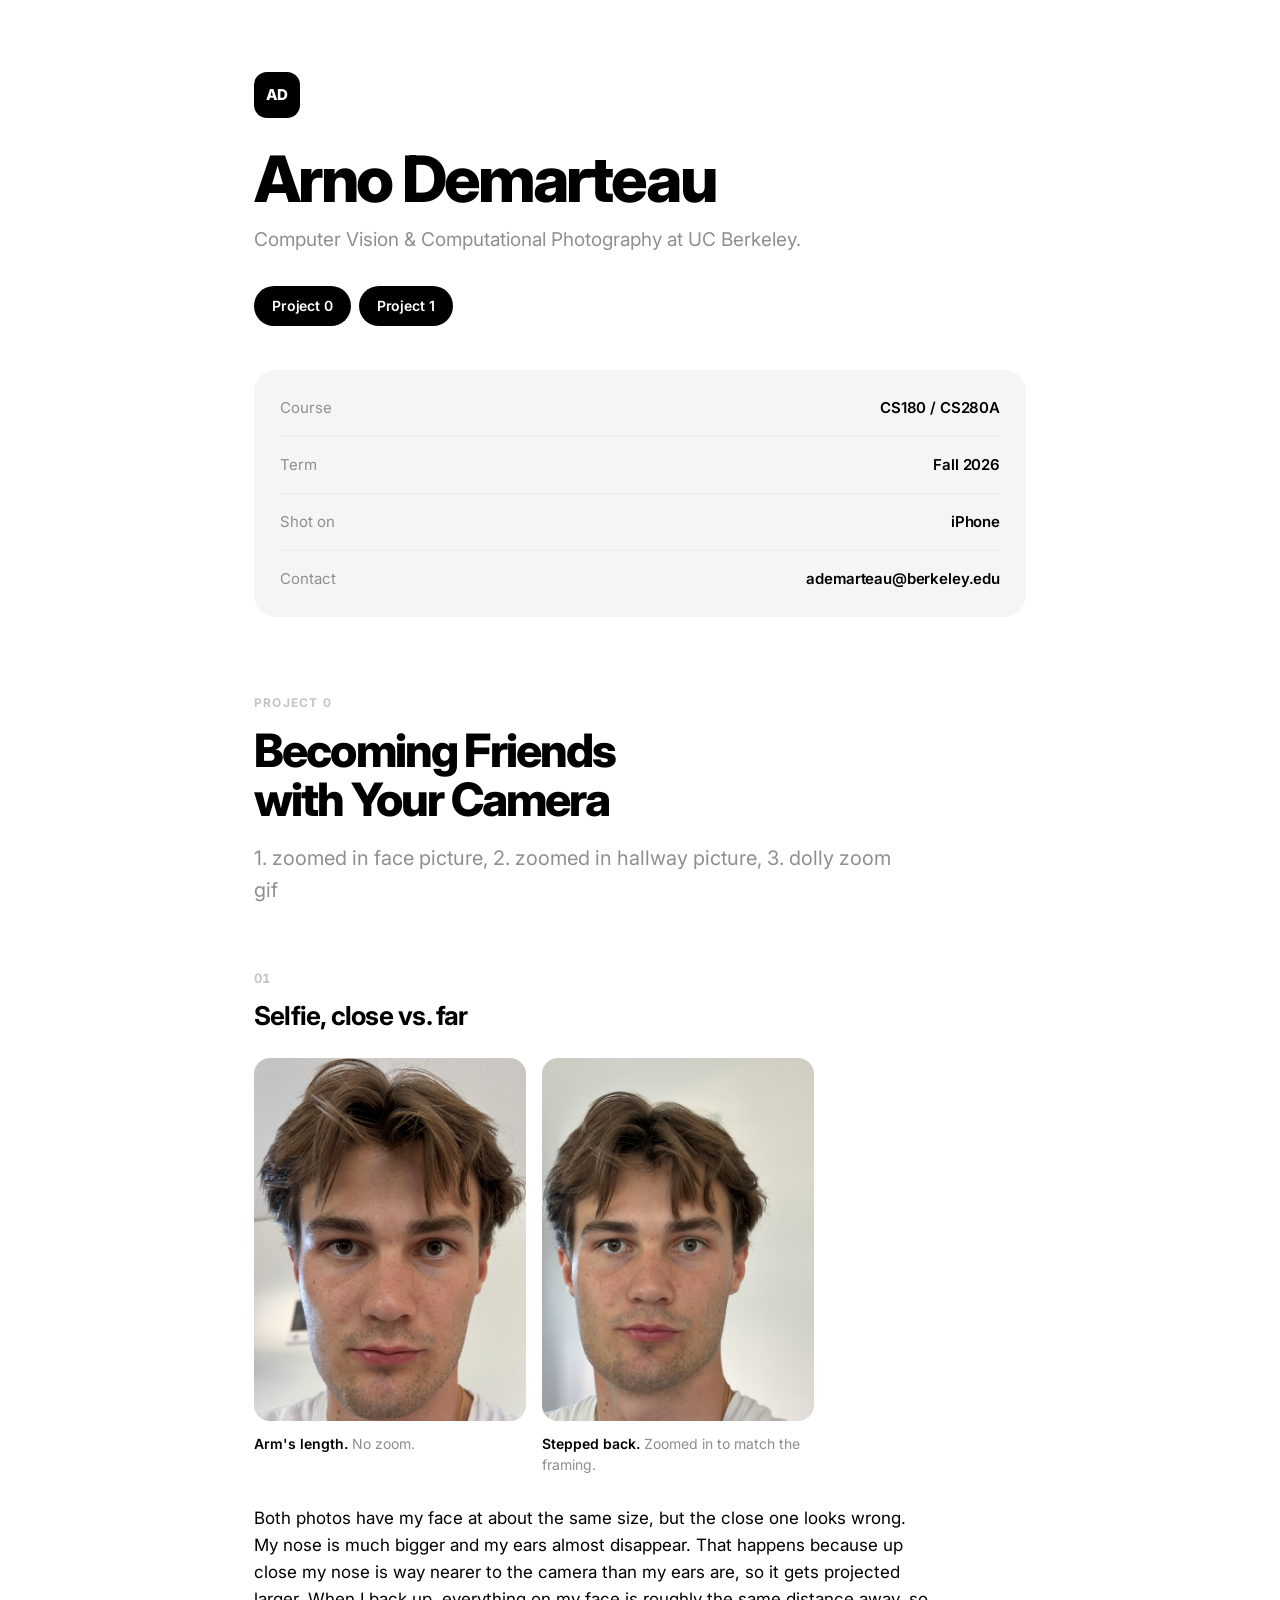
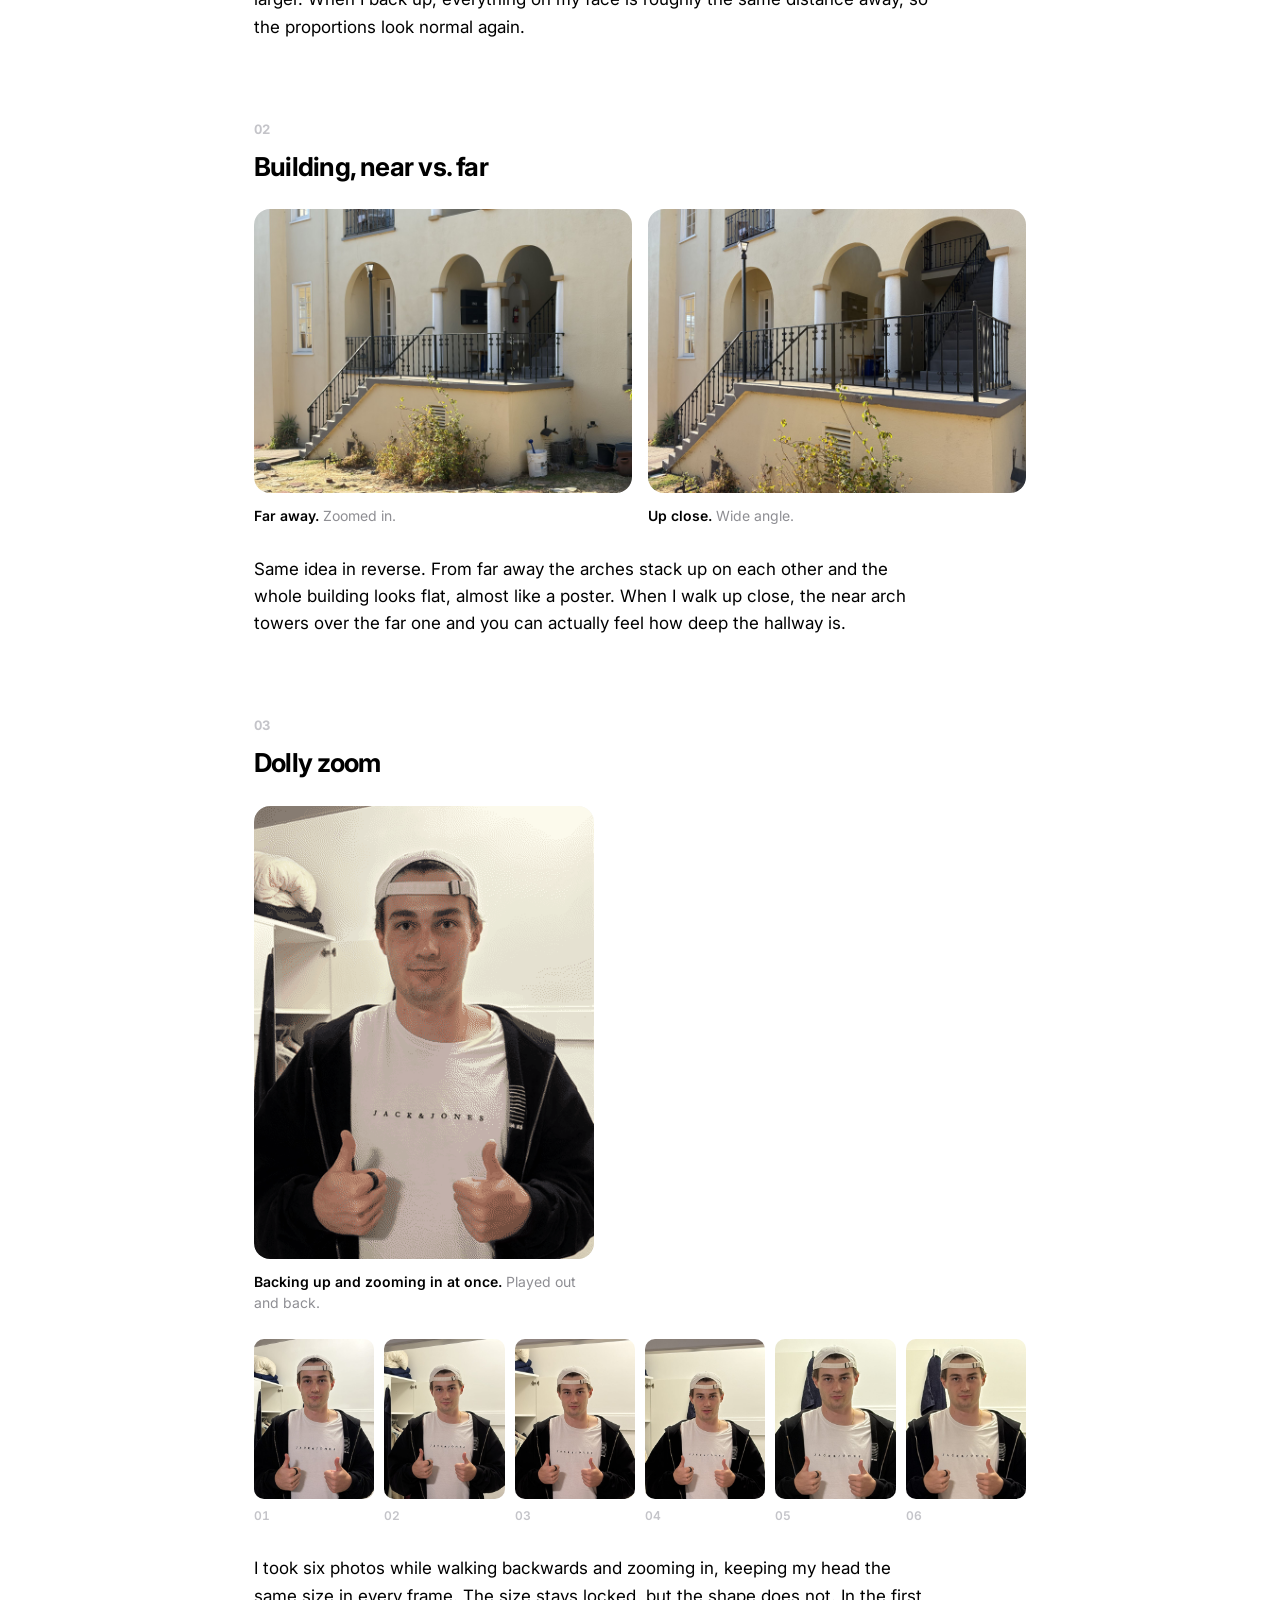
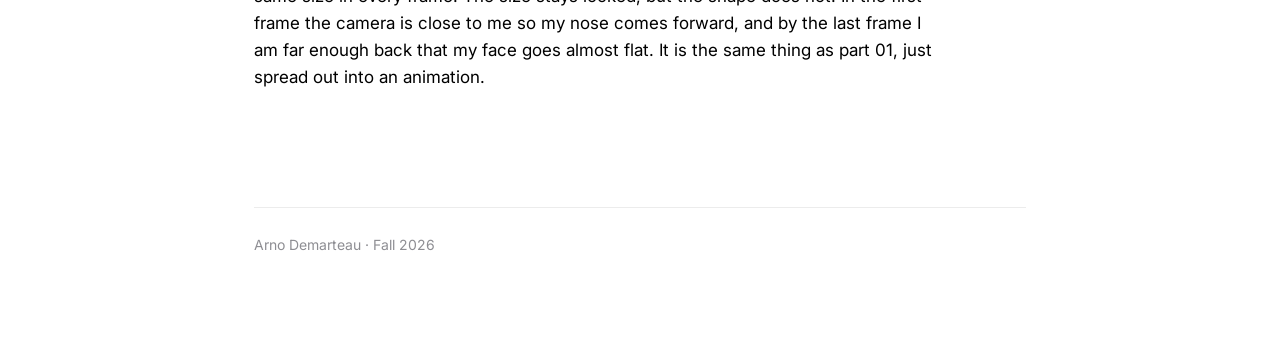
<file: index.html>
<!DOCTYPE html>
<html lang="en">
<head>
<meta charset="utf-8">
<meta name="viewport" content="width=device-width, initial-scale=1">
<title>Arno Demarteau - CS180</title>
<link rel="preconnect" href="https://fonts.googleapis.com">
<link rel="preconnect" href="https://fonts.gstatic.com" crossorigin>
<link href="https://fonts.googleapis.com/css2?family=Inter:wght@400;500;600;700;800&display=swap" rel="stylesheet">
<link rel="stylesheet" href="style.css">
</head>
<body>

<div class="wrap">

<header>
  <div class="mark">AD</div>
  <h1>Arno Demarteau</h1>
  <p class="sub">Computer Vision &amp; Computational Photography at UC Berkeley.</p>
  <div class="chips">
    <a class="chip on" href="#proj0">Project 0</a>
    <a class="chip on" href="proj1/index.html">Project 1</a>
  </div>
</header>

<div class="panel facts">
  <div class="row"><span>Course</span><b>CS180 / CS280A</b></div>
  <div class="row"><span>Term</span><b>Fall 2026</b></div>
  <div class="row"><span>Shot on</span><b>iPhone</b></div>
  <div class="row"><span>Contact</span><b>ademarteau@berkeley.edu</b></div>
</div>

<section id="proj0">
  <p class="tag">Project 0</p>
  <h2>Becoming Friends<br>with Your Camera</h2>
  <p class="lead">
    1. zoomed in face picture, 2. zoomed in hallway picture, 3. dolly zoom gif
  </p>

  <div class="part">
    <p class="num">01</p>
    <h3>Selfie, close vs. far</h3>
    <div class="two portrait">
      <figure>
        <img src="proj0/media/p1_close.jpg" alt="Selfie taken at arm's length.">
        <figcaption><b>Arm's length.</b> No zoom.</figcaption>
      </figure>
      <figure>
        <img src="proj0/media/p1_far.jpg" alt="Portrait taken from farther away with the lens zoomed in.">
        <figcaption><b>Stepped back.</b> Zoomed in to match the framing.</figcaption>
      </figure>
    </div>
    <p>
      Both photos have my face at about the same size, but the close one looks wrong.
      My nose is much bigger and my ears almost disappear. That happens because up close
      my nose is way nearer to the camera than my ears are, so it gets projected larger.
      When I back up, everything on my face is roughly the same distance away, so the
      proportions look normal again.
    </p>
  </div>

  <div class="part">
    <p class="num">02</p>
    <h3>Building, near vs. far</h3>
    <div class="two">
      <figure>
        <img src="proj0/media/p2_zoom.jpg" alt="Building arcade shot from far away with the lens zoomed in.">
        <figcaption><b>Far away.</b> Zoomed in.</figcaption>
      </figure>
      <figure>
        <img src="proj0/media/p2_walk.jpg" alt="The same arcade shot from close up at a wide angle.">
        <figcaption><b>Up close.</b> Wide angle.</figcaption>
      </figure>
    </div>
    <p>
      Same idea in reverse. From far away the arches stack up on each other and the whole
      building looks flat, almost like a poster. When I walk up close, the near arch towers
      over the far one and you can actually feel how deep the hallway is.
    </p>
  </div>

  <div class="part">
    <p class="num">03</p>
    <h3>Dolly zoom</h3>
    <figure class="hero">
      <img src="proj0/media/dollyzoom.gif" alt="Animated dolly zoom self portrait.">
      <figcaption><b>Backing up and zooming in at once.</b> Played out and back.</figcaption>
    </figure>
    <div class="strip">
      <figure><img src="proj0/media/p3_01_34mm.jpg" alt="Dolly zoom frame 1, 34 mm equivalent."><figcaption>01</figcaption></figure>
      <figure><img src="proj0/media/p3_02_59mm.jpg" alt="Dolly zoom frame 2, 59 mm equivalent."><figcaption>02</figcaption></figure>
      <figure><img src="proj0/media/p3_03_89mm.jpg" alt="Dolly zoom frame 3, 89 mm equivalent."><figcaption>03</figcaption></figure>
      <figure><img src="proj0/media/p3_04_115mm.jpg" alt="Dolly zoom frame 4, 115 mm equivalent."><figcaption>04</figcaption></figure>
      <figure><img src="proj0/media/p3_05_185mm.jpg" alt="Dolly zoom frame 5, 185 mm equivalent."><figcaption>05</figcaption></figure>
      <figure><img src="proj0/media/p3_06_228mm.jpg" alt="Dolly zoom frame 6, 228 mm equivalent."><figcaption>06</figcaption></figure>
    </div>
    <p>
      I took six photos while walking backwards and zooming in, keeping my head the same
      size in every frame. The size stays locked, but the shape does not. In the first frame
      the camera is close to me so my nose comes forward, and by the last frame I am far
      enough back that my face goes almost flat. It is the same thing as part 01, just spread
      out into an animation.
    </p>
  </div>
</section>

<footer>
  <span>Arno Demarteau &middot; Fall 2026</span>
</footer>

</div>

</body>
</html>
</file>
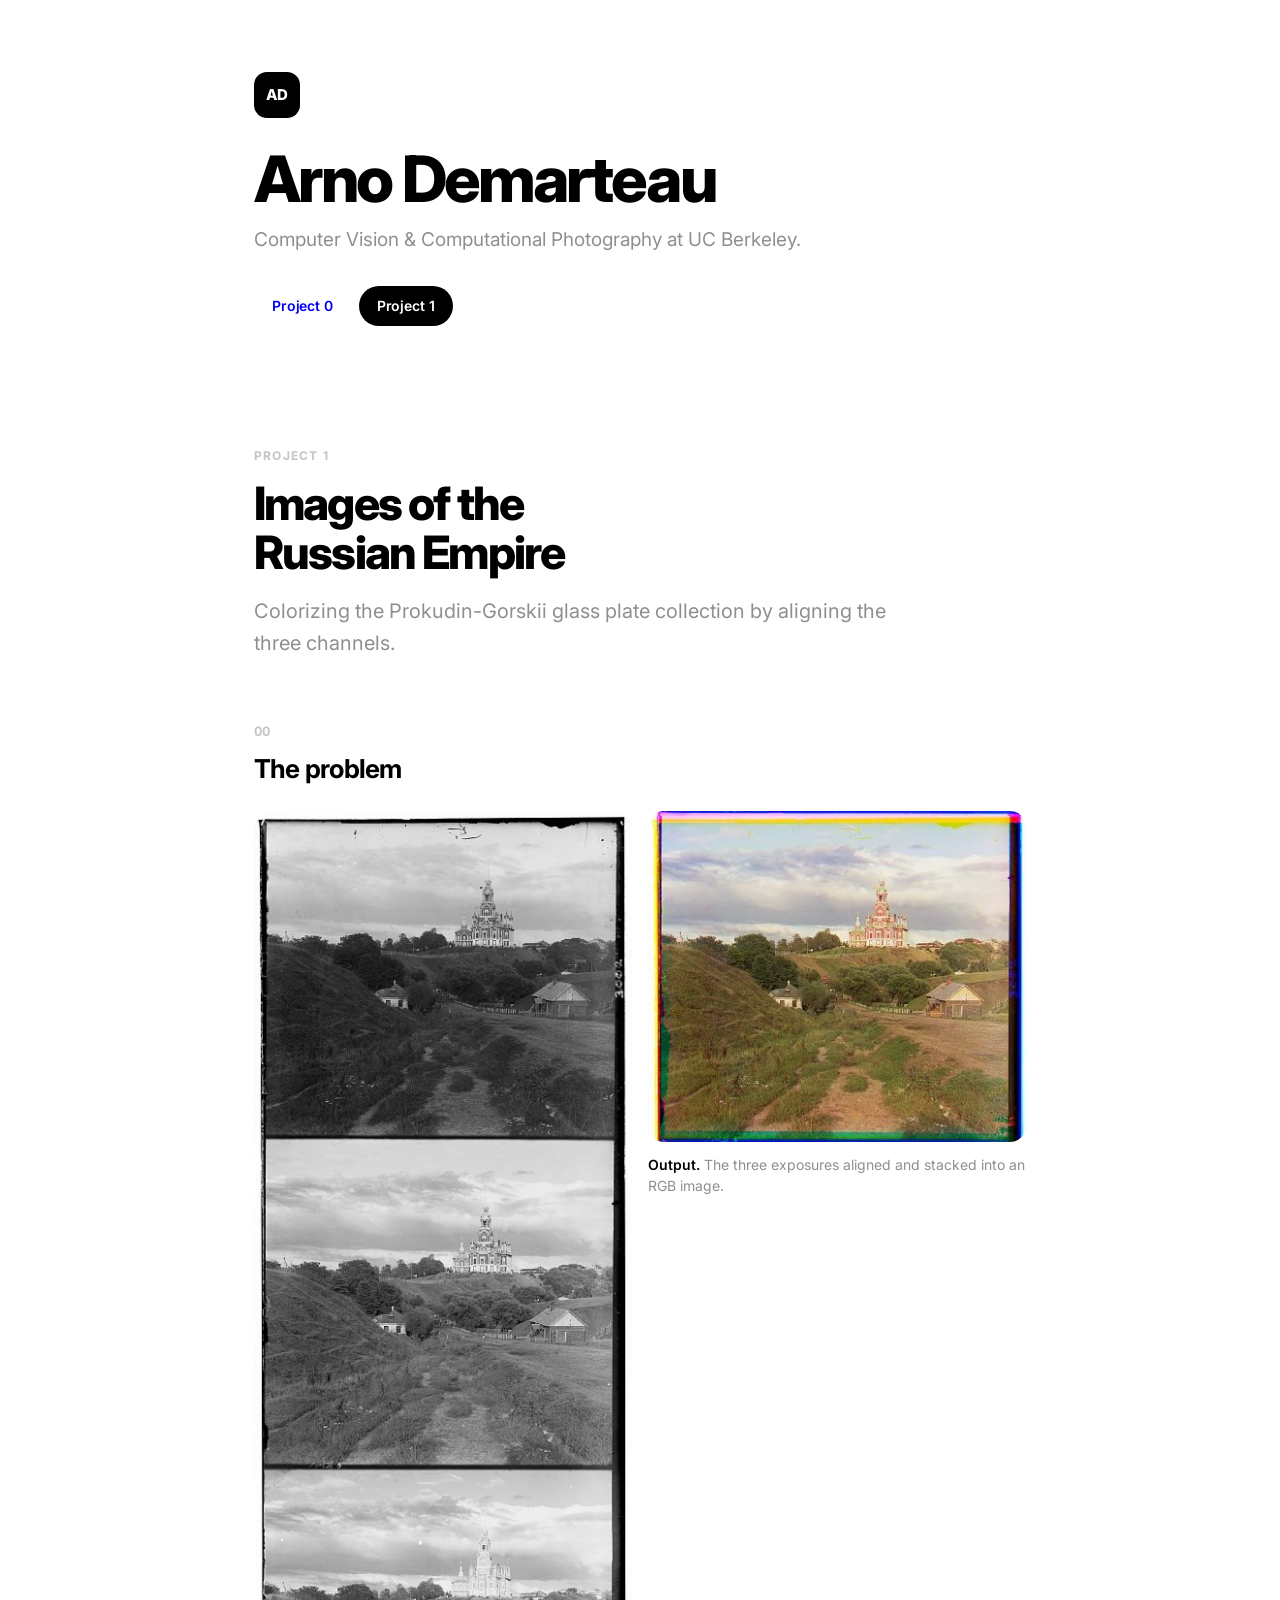
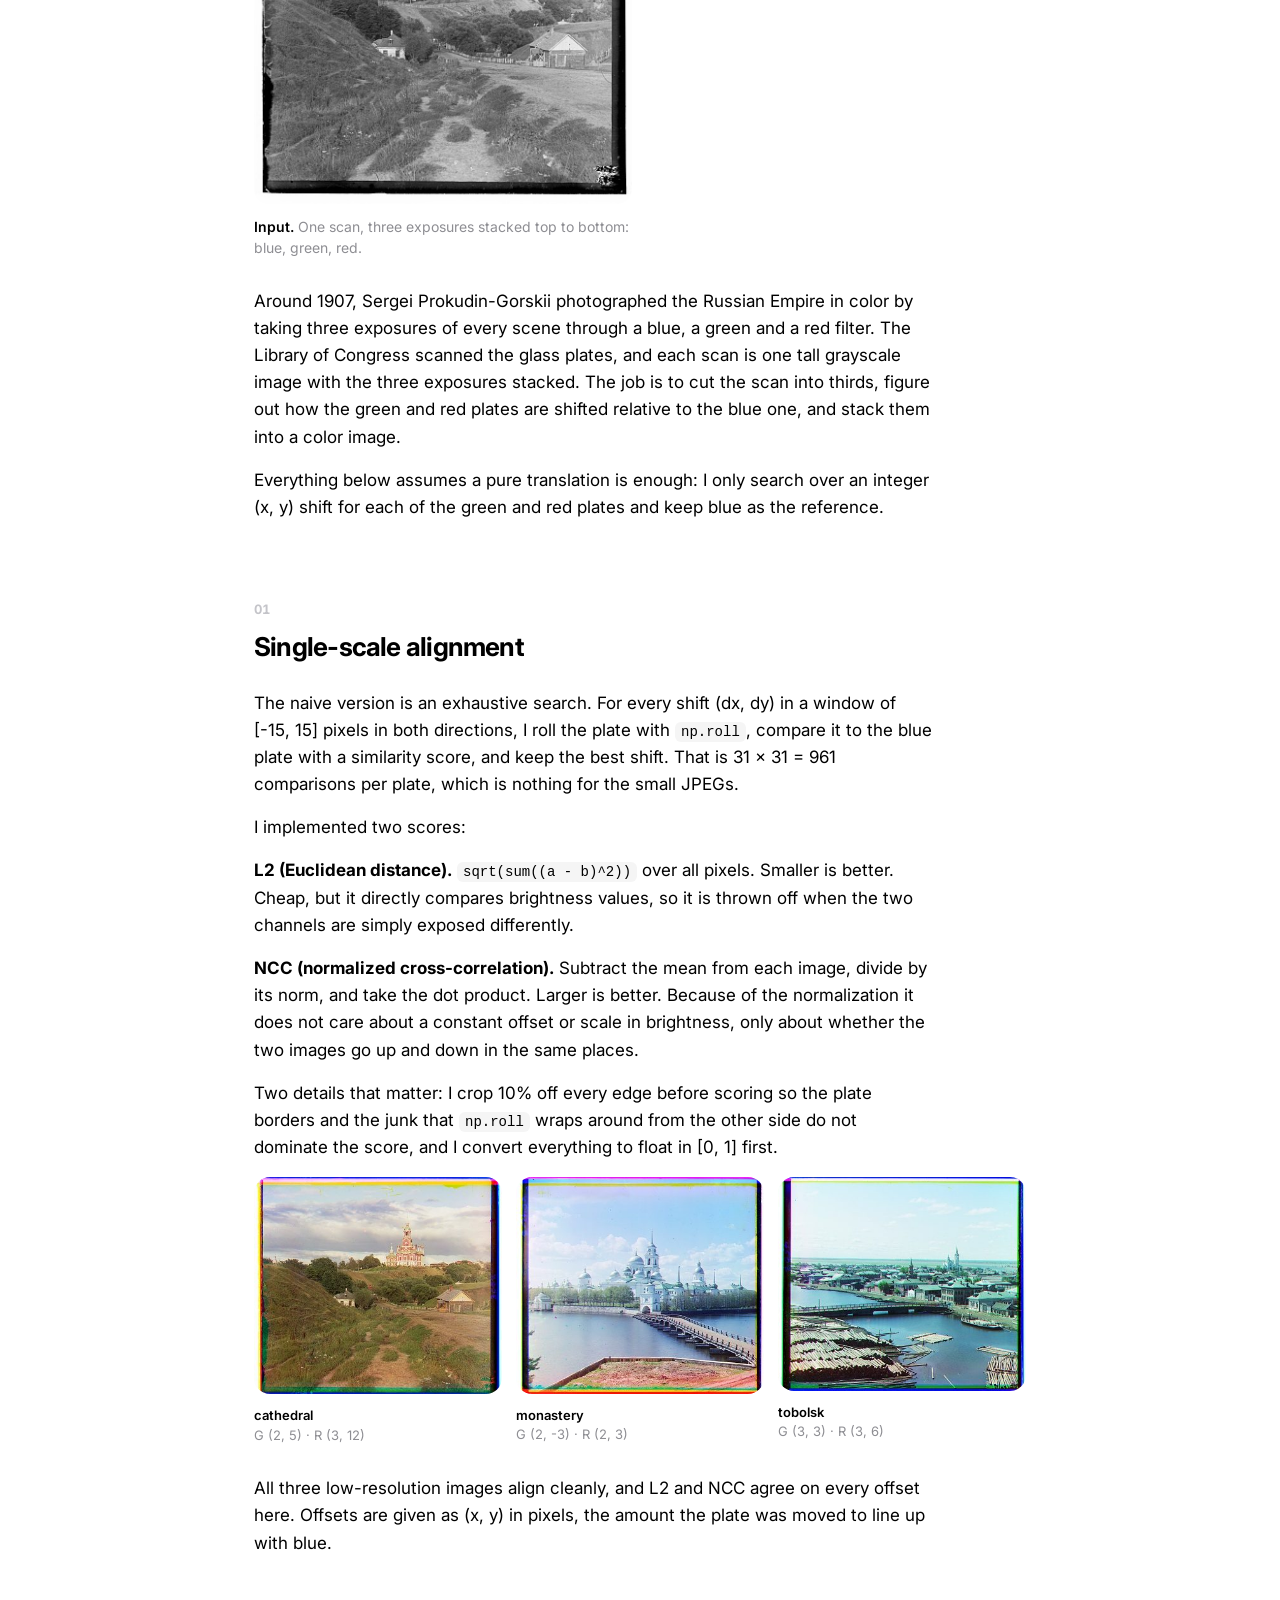
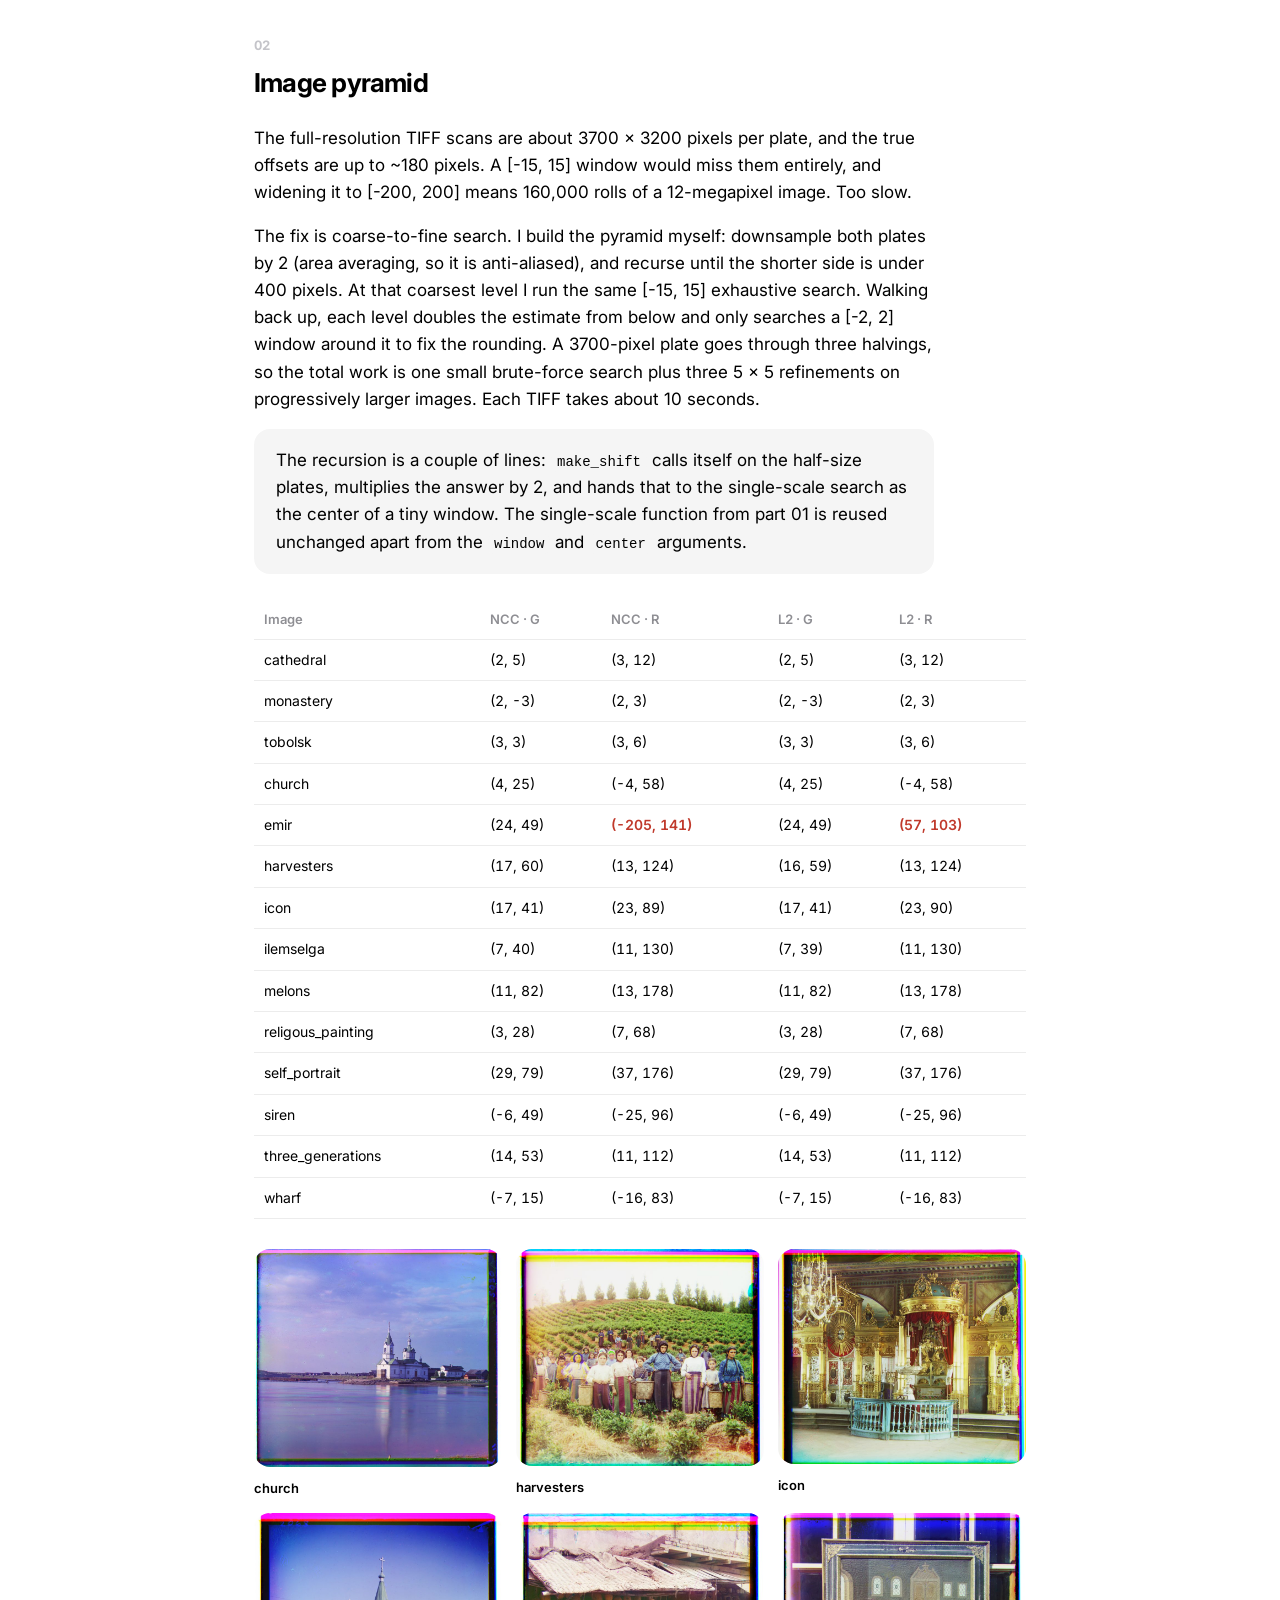
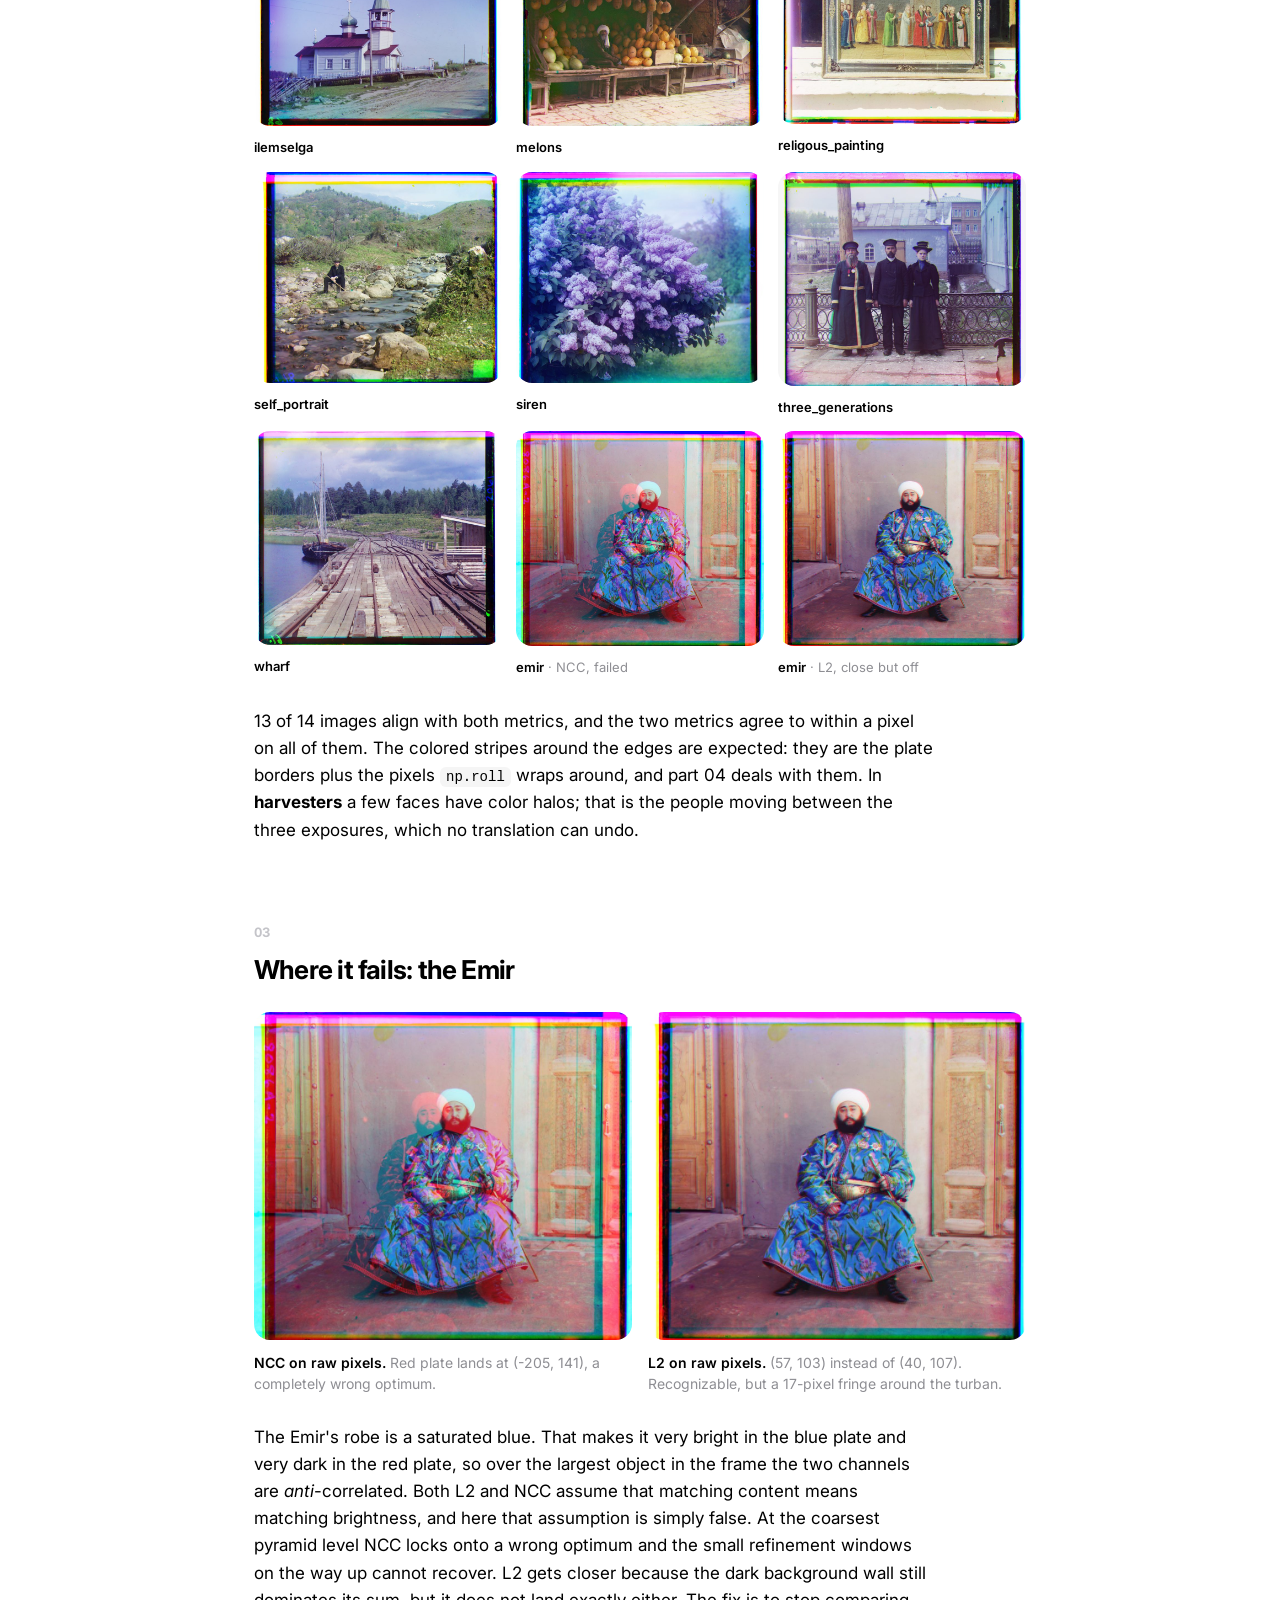
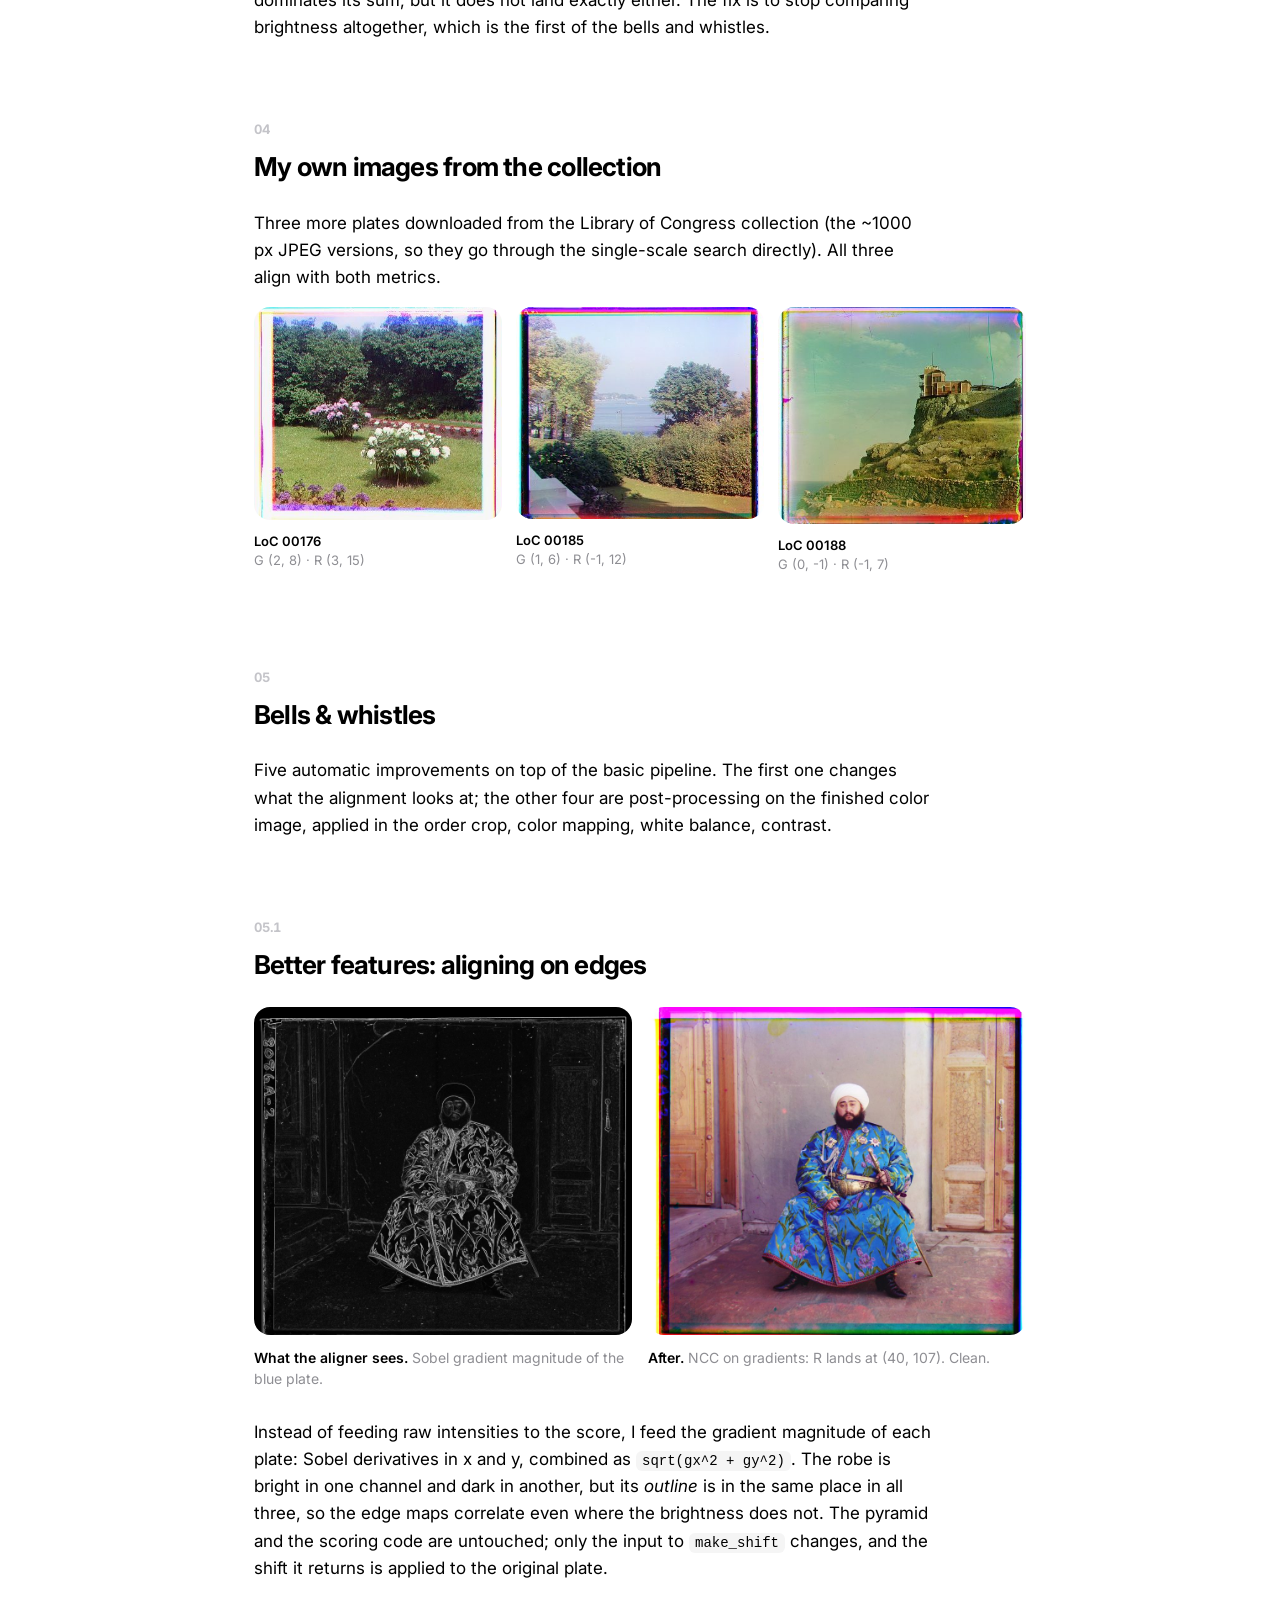
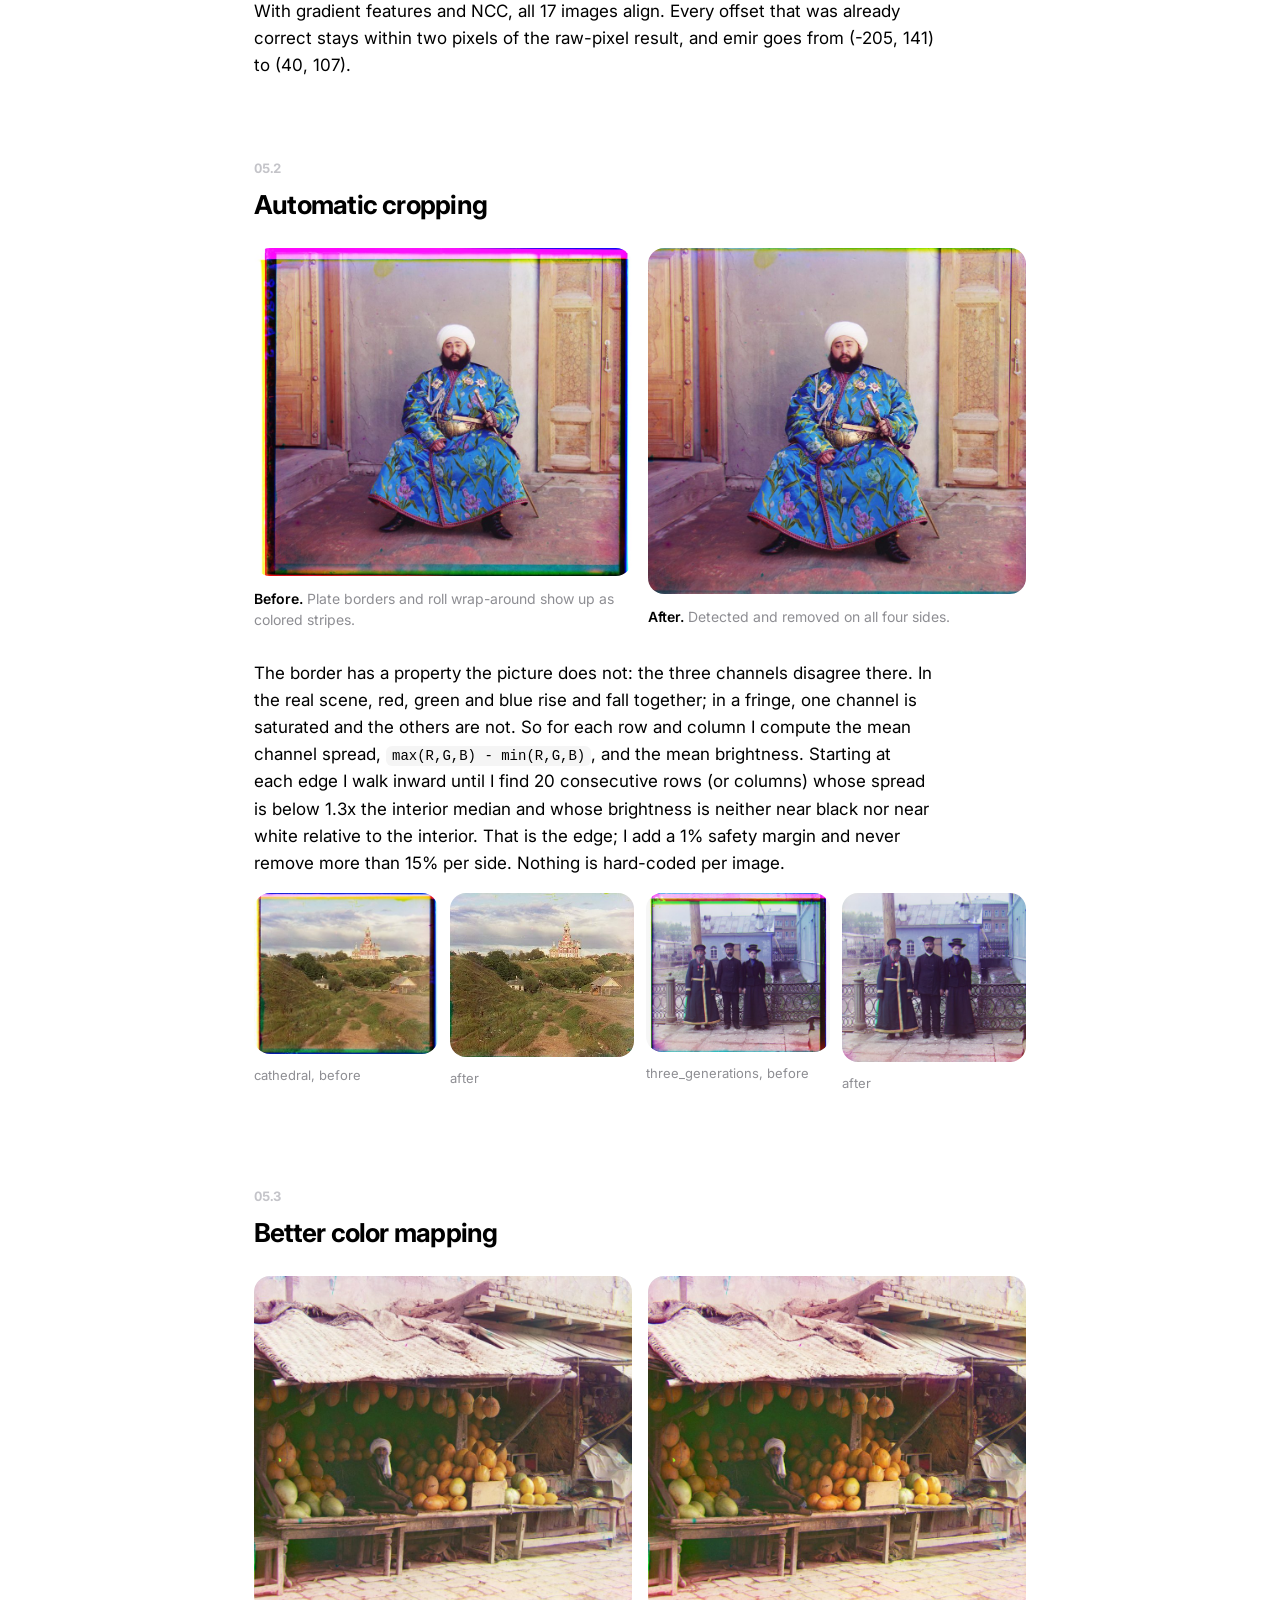
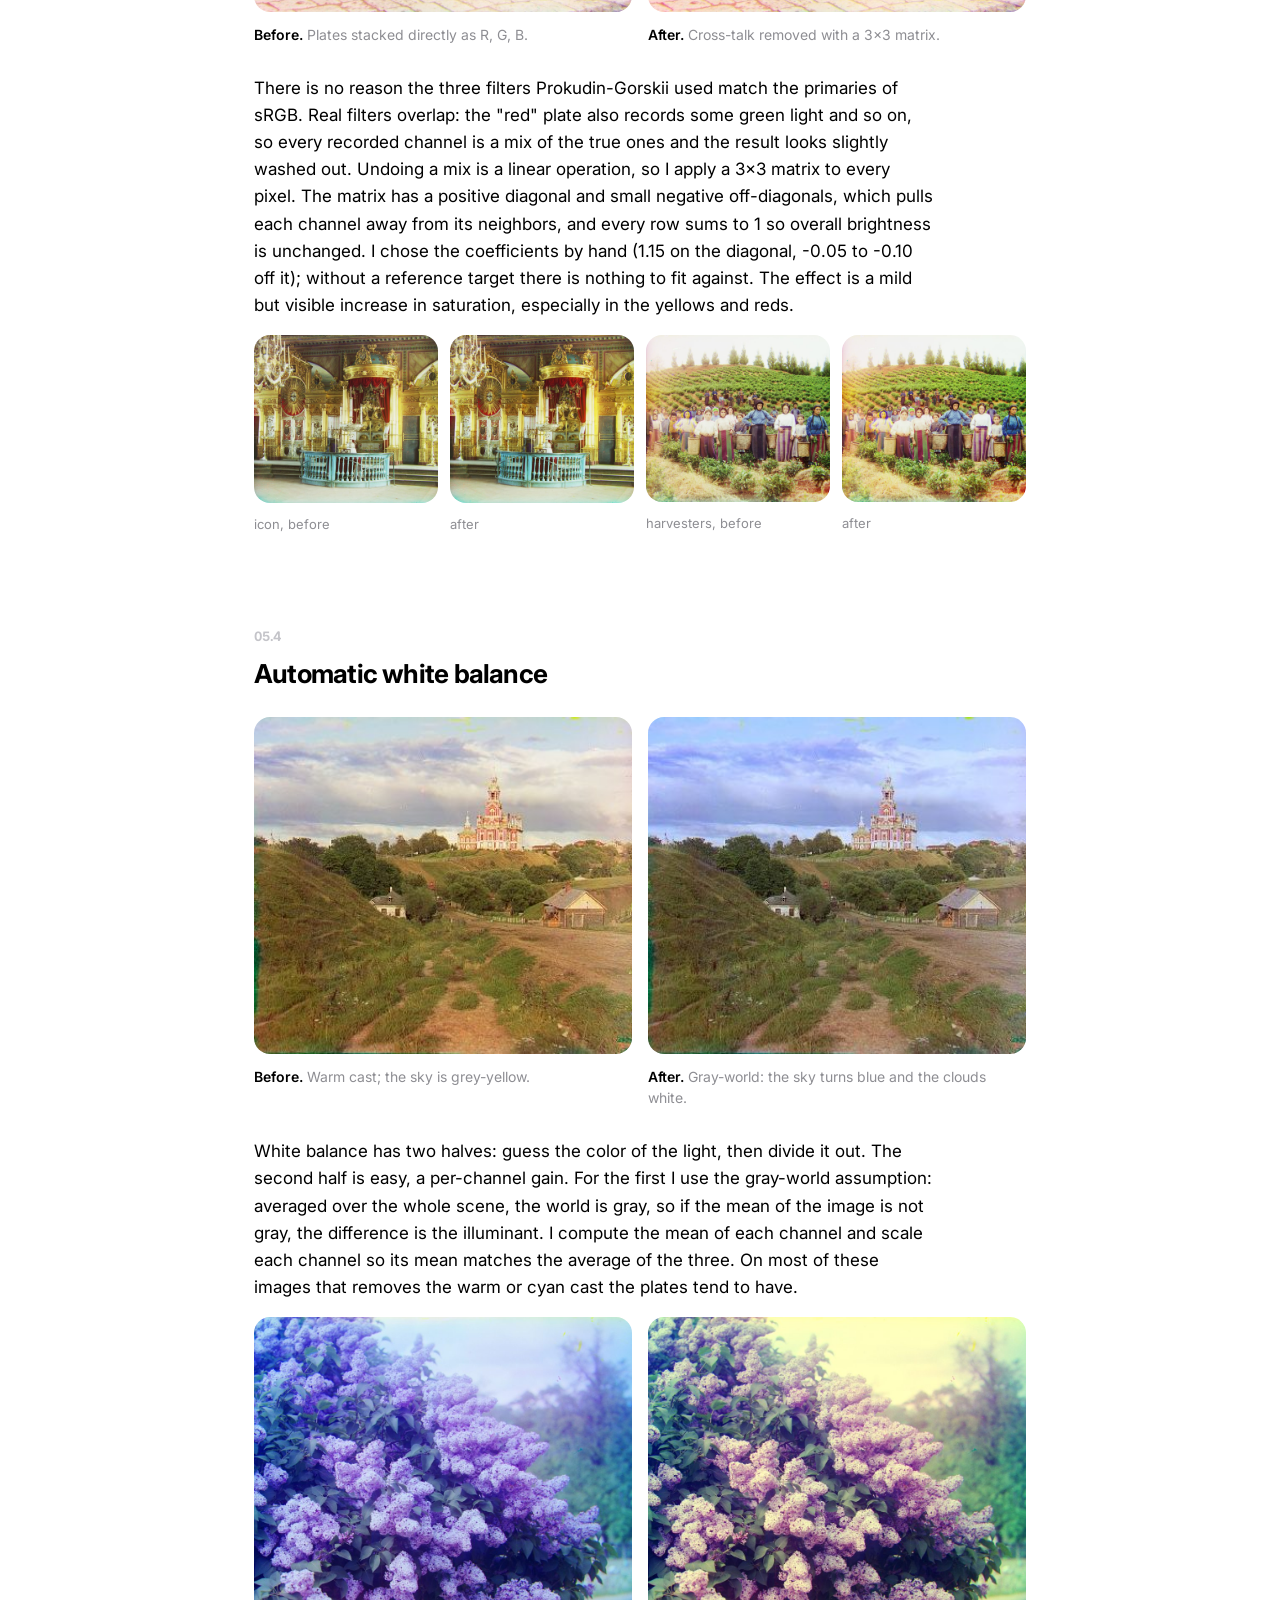
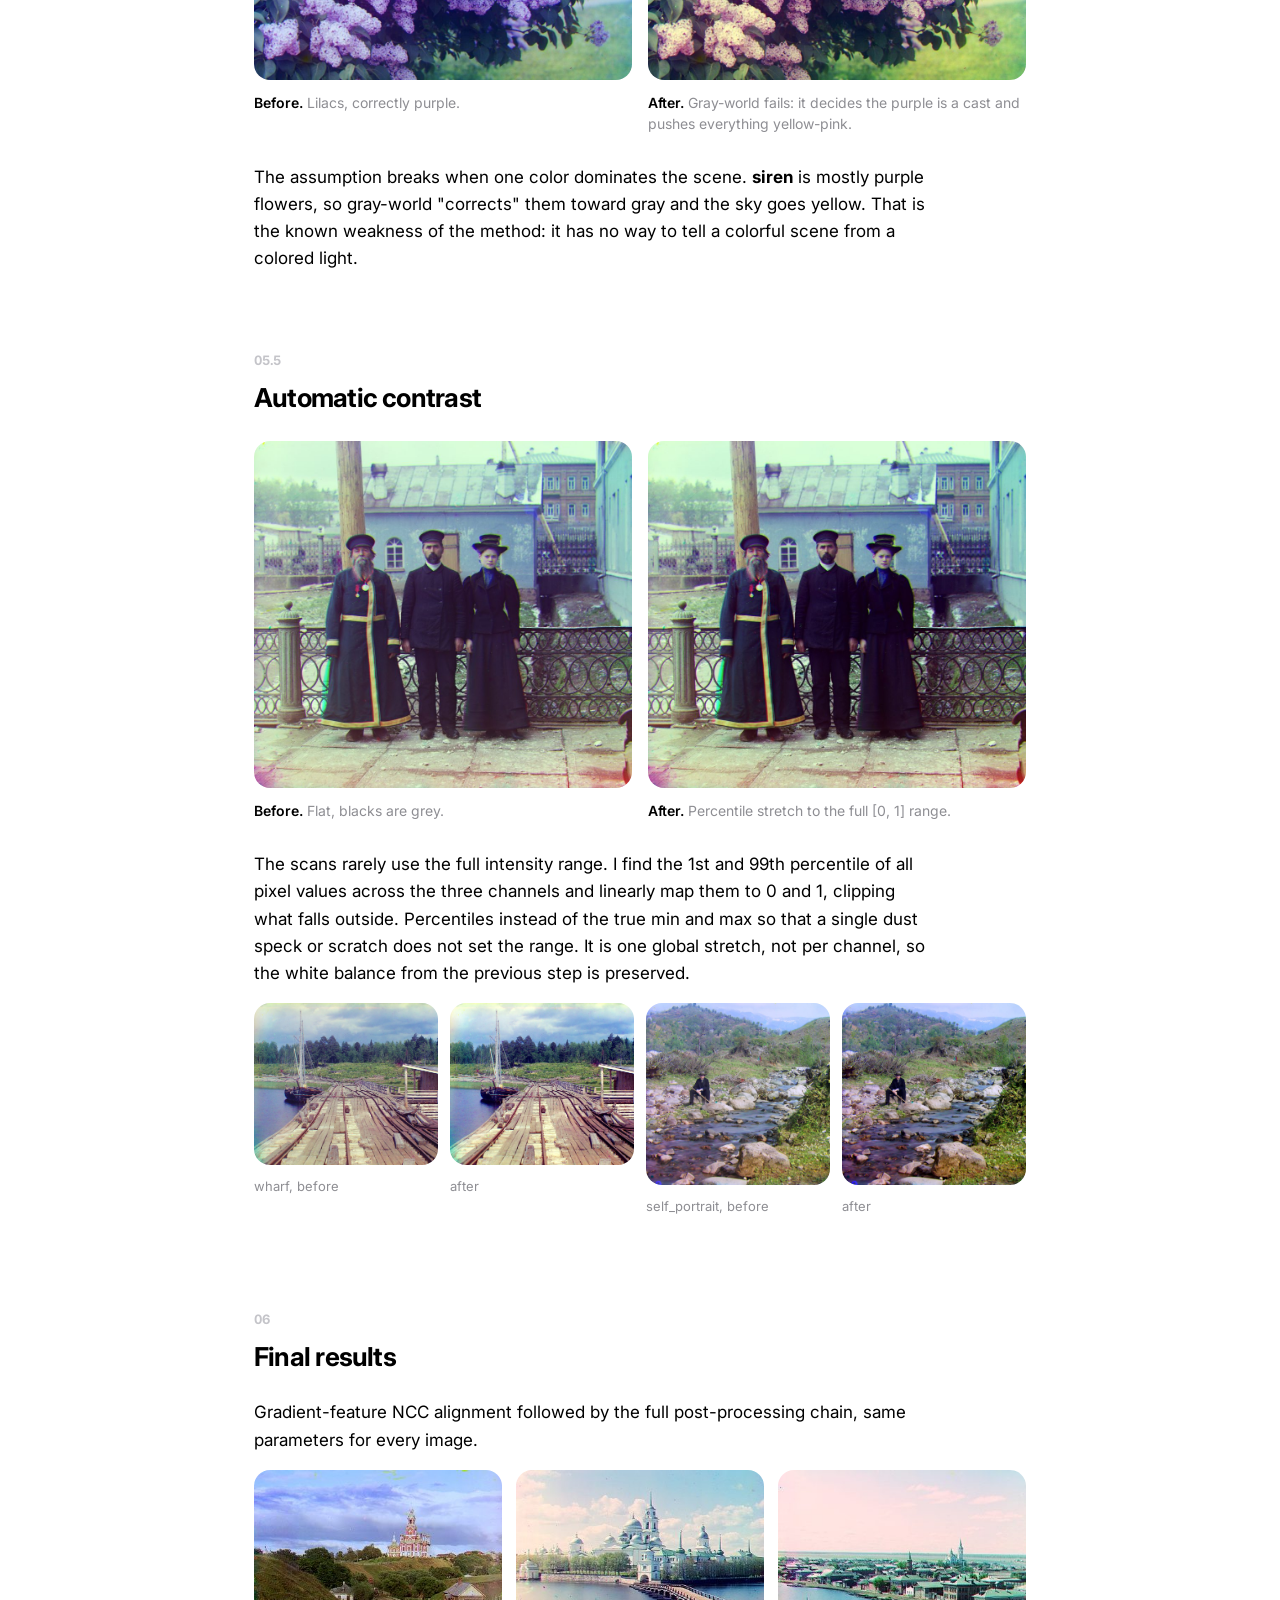
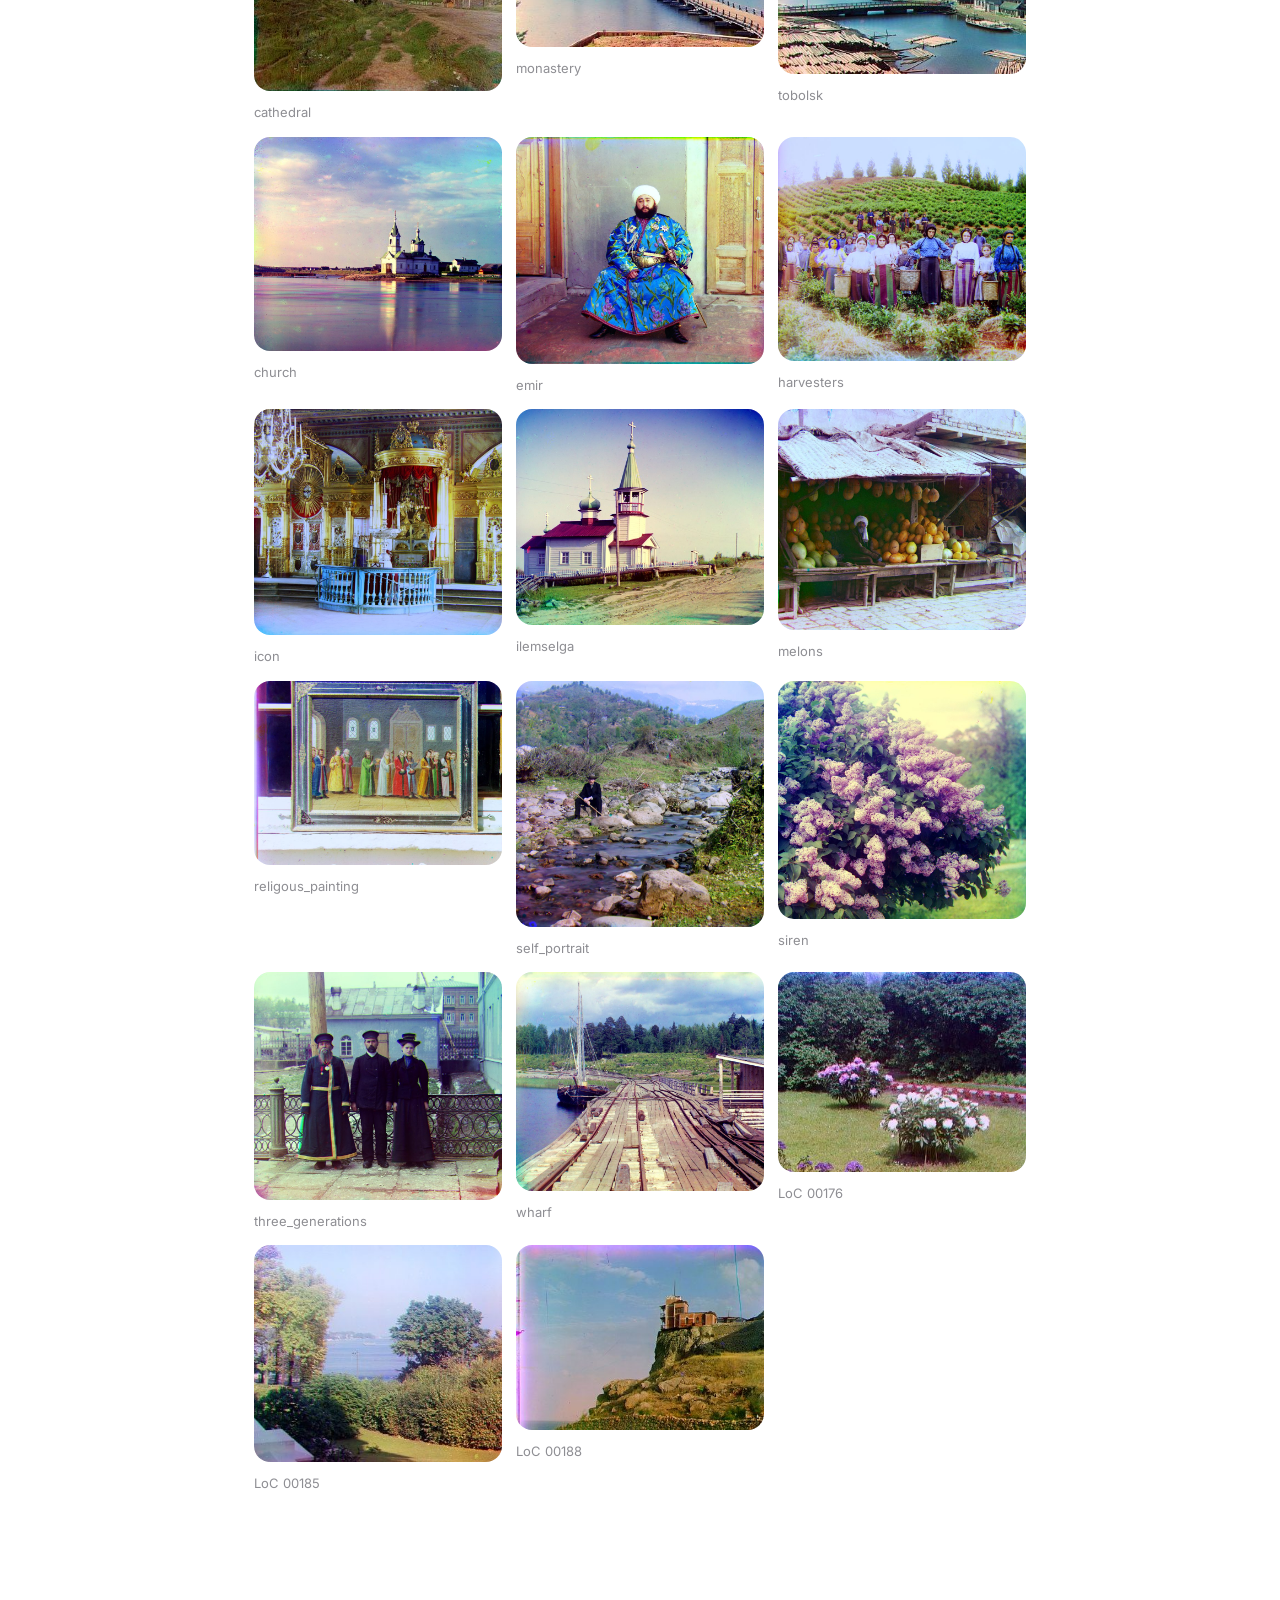
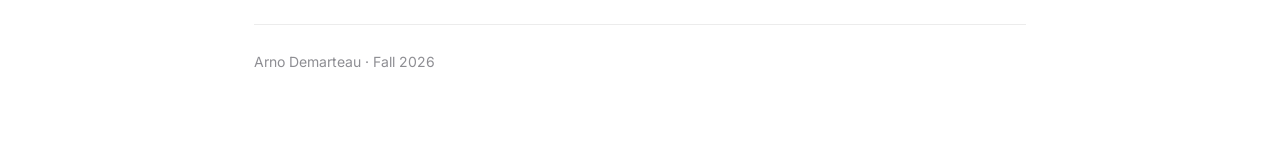
<file: proj1/index.html>
<!DOCTYPE html>
<html lang="en">
<head>
<meta charset="utf-8">
<meta name="viewport" content="width=device-width, initial-scale=1">
<title>Arno Demarteau - CS280A Project 1</title>
<link rel="preconnect" href="https://fonts.googleapis.com">
<link rel="preconnect" href="https://fonts.gstatic.com" crossorigin>
<link href="https://fonts.googleapis.com/css2?family=Inter:wght@400;500;600;700;800&display=swap" rel="stylesheet">
<link rel="stylesheet" href="../style.css">
<style>
  .three { display: grid; grid-template-columns: repeat(3, 1fr); gap: 14px; margin-bottom: 30px; }
  .four { display: grid; grid-template-columns: repeat(4, 1fr); gap: 12px; margin-bottom: 30px; }
  .four figcaption, .three figcaption { font-size: 13px; }
  table { border-collapse: collapse; width: 100%; font-size: 14px; margin: 0 0 30px; font-variant-numeric: tabular-nums; }
  th, td { text-align: left; padding: 9px 10px; border-bottom: 1px solid var(--grey-2); }
  th { font-weight: 600; color: var(--grey-text); font-size: 13px; }
  td.bad { color: #c0392b; font-weight: 600; }
  .tablewrap { overflow-x: auto; margin-bottom: 30px; }
  .tablewrap table { margin-bottom: 0; }
  code { background: var(--grey-1); padding: 2px 6px; border-radius: 6px; font-size: 14px; }
  .note { background: var(--grey-1); border-radius: 16px; padding: 18px 22px; margin: 0 0 26px; max-width: 40em; }
  .note p:last-child { margin: 0; }
  @media (max-width: 640px) { .three, .four { grid-template-columns: 1fr 1fr; } }
</style>
</head>
<body>

<div class="wrap">

<header>
  <div class="mark">AD</div>
  <h1>Arno Demarteau</h1>
  <p class="sub">Computer Vision &amp; Computational Photography at UC Berkeley.</p>
  <div class="chips">
    <a class="chip" href="../index.html#proj0">Project 0</a>
    <a class="chip on" href="#proj1">Project 1</a>
  </div>
</header>

<section id="proj1">
  <p class="tag">Project 1</p>
  <h2>Images of the<br>Russian Empire</h2>
  <p class="lead">
    Colorizing the Prokudin-Gorskii glass plate collection by aligning the three channels.
  </p>

  <div class="part">
    <p class="num">00</p>
    <h3>The problem</h3>
    <div class="two">
      <figure>
        <img src="media/cathedral_plate.jpg" alt="Raw glass plate scan of the cathedral, three stacked exposures.">
        <figcaption><b>Input.</b> One scan, three exposures stacked top to bottom: blue, green, red.</figcaption>
      </figure>
      <figure>
        <img src="media/cathedral_ncc.jpg" alt="Colorized cathedral after alignment.">
        <figcaption><b>Output.</b> The three exposures aligned and stacked into an RGB image.</figcaption>
      </figure>
    </div>
    <p>
      Around 1907, Sergei Prokudin-Gorskii photographed the Russian Empire in color by taking
      three exposures of every scene through a blue, a green and a red filter. The Library of
      Congress scanned the glass plates, and each scan is one tall grayscale image with the
      three exposures stacked. The job is to cut the scan into thirds, figure out how the
      green and red plates are shifted relative to the blue one, and stack them into a
      color image.
    </p>
    <p>
      Everything below assumes a pure translation is enough: I only search over an integer
      (x, y) shift for each of the green and red plates and keep blue as the reference.
    </p>
  </div>

  <div class="part">
    <p class="num">01</p>
    <h3>Single-scale alignment</h3>
    <p>
      The naive version is an exhaustive search. For every shift (dx, dy) in a window of
      [-15, 15] pixels in both directions, I roll the plate with <code>np.roll</code>,
      compare it to the blue plate with a similarity score, and keep the best shift.
      That is 31 x 31 = 961 comparisons per plate, which is nothing for the small JPEGs.
    </p>
    <p>I implemented two scores:</p>
    <p>
      <b>L2 (Euclidean distance).</b> <code>sqrt(sum((a - b)^2))</code> over all pixels.
      Smaller is better. Cheap, but it directly compares brightness values, so it is
      thrown off when the two channels are simply exposed differently.
    </p>
    <p>
      <b>NCC (normalized cross-correlation).</b> Subtract the mean from each image,
      divide by its norm, and take the dot product. Larger is better. Because of the
      normalization it does not care about a constant offset or scale in brightness, only
      about whether the two images go up and down in the same places.
    </p>
    <p>
      Two details that matter: I crop 10% off every edge before scoring so the plate borders
      and the junk that <code>np.roll</code> wraps around from the other side do not
      dominate the score, and I convert everything to float in [0, 1] first.
    </p>

    <div class="three">
      <figure><img src="media/cathedral_ncc.jpg" alt="Cathedral aligned."><figcaption><b>cathedral</b><br>G (2, 5) &middot; R (3, 12)</figcaption></figure>
      <figure><img src="media/monastery_ncc.jpg" alt="Monastery aligned."><figcaption><b>monastery</b><br>G (2, -3) &middot; R (2, 3)</figcaption></figure>
      <figure><img src="media/tobolsk_ncc.jpg" alt="Tobolsk aligned."><figcaption><b>tobolsk</b><br>G (3, 3) &middot; R (3, 6)</figcaption></figure>
    </div>
    <p>
      All three low-resolution images align cleanly, and L2 and NCC agree on every offset
      here. Offsets are given as (x, y) in pixels, the amount the plate was moved to line up
      with blue.
    </p>
  </div>

  <div class="part">
    <p class="num">02</p>
    <h3>Image pyramid</h3>
    <p>
      The full-resolution TIFF scans are about 3700 x 3200 pixels per plate, and the
      true offsets are up to ~180 pixels. A [-15, 15] window would miss them entirely, and
      widening it to [-200, 200] means 160,000 rolls of a 12-megapixel image. Too slow.
    </p>
    <p>
      The fix is coarse-to-fine search. I build the pyramid myself: downsample both plates
      by 2 (area averaging, so it is anti-aliased), and recurse until the shorter side is
      under 400 pixels. At that coarsest level I run the same [-15, 15] exhaustive search.
      Walking back up, each level doubles the estimate from below and only searches a
      [-2, 2] window around it to fix the rounding. A 3700-pixel plate goes through three
      halvings, so the total work is one small brute-force search plus three 5 x 5
      refinements on progressively larger images. Each TIFF takes about 10 seconds.
    </p>
    <div class="note">
      <p>
        The recursion is a couple of lines: <code>make_shift</code> calls itself on the
        half-size plates, multiplies the answer by 2, and hands that to the single-scale
        search as the center of a tiny window. The single-scale function from part 01 is
        reused unchanged apart from the <code>window</code> and <code>center</code> arguments.
      </p>
    </div>

    <div class="tablewrap">
    <table>
      <tr><th>Image</th><th>NCC &middot; G</th><th>NCC &middot; R</th><th>L2 &middot; G</th><th>L2 &middot; R</th></tr>
      <tr><td>cathedral</td><td>(2, 5)</td><td>(3, 12)</td><td>(2, 5)</td><td>(3, 12)</td></tr>
      <tr><td>monastery</td><td>(2, -3)</td><td>(2, 3)</td><td>(2, -3)</td><td>(2, 3)</td></tr>
      <tr><td>tobolsk</td><td>(3, 3)</td><td>(3, 6)</td><td>(3, 3)</td><td>(3, 6)</td></tr>
      <tr><td>church</td><td>(4, 25)</td><td>(-4, 58)</td><td>(4, 25)</td><td>(-4, 58)</td></tr>
      <tr><td>emir</td><td>(24, 49)</td><td class="bad">(-205, 141)</td><td>(24, 49)</td><td class="bad">(57, 103)</td></tr>
      <tr><td>harvesters</td><td>(17, 60)</td><td>(13, 124)</td><td>(16, 59)</td><td>(13, 124)</td></tr>
      <tr><td>icon</td><td>(17, 41)</td><td>(23, 89)</td><td>(17, 41)</td><td>(23, 90)</td></tr>
      <tr><td>ilemselga</td><td>(7, 40)</td><td>(11, 130)</td><td>(7, 39)</td><td>(11, 130)</td></tr>
      <tr><td>melons</td><td>(11, 82)</td><td>(13, 178)</td><td>(11, 82)</td><td>(13, 178)</td></tr>
      <tr><td>religous_painting</td><td>(3, 28)</td><td>(7, 68)</td><td>(3, 28)</td><td>(7, 68)</td></tr>
      <tr><td>self_portrait</td><td>(29, 79)</td><td>(37, 176)</td><td>(29, 79)</td><td>(37, 176)</td></tr>
      <tr><td>siren</td><td>(-6, 49)</td><td>(-25, 96)</td><td>(-6, 49)</td><td>(-25, 96)</td></tr>
      <tr><td>three_generations</td><td>(14, 53)</td><td>(11, 112)</td><td>(14, 53)</td><td>(11, 112)</td></tr>
      <tr><td>wharf</td><td>(-7, 15)</td><td>(-16, 83)</td><td>(-7, 15)</td><td>(-16, 83)</td></tr>
    </table>
    </div>

    <div class="three">
      <figure><img src="media/church_ncc.jpg" alt="Church."><figcaption><b>church</b></figcaption></figure>
      <figure><img src="media/harvesters_ncc.jpg" alt="Harvesters."><figcaption><b>harvesters</b></figcaption></figure>
      <figure><img src="media/icon_ncc.jpg" alt="Icon."><figcaption><b>icon</b></figcaption></figure>
      <figure><img src="media/ilemselga_ncc.jpg" alt="Ilemselga."><figcaption><b>ilemselga</b></figcaption></figure>
      <figure><img src="media/melons_ncc.jpg" alt="Melons."><figcaption><b>melons</b></figcaption></figure>
      <figure><img src="media/religous_painting_ncc.jpg" alt="Religious painting."><figcaption><b>religous_painting</b></figcaption></figure>
      <figure><img src="media/self_portrait_ncc.jpg" alt="Self portrait."><figcaption><b>self_portrait</b></figcaption></figure>
      <figure><img src="media/siren_ncc.jpg" alt="Siren."><figcaption><b>siren</b></figcaption></figure>
      <figure><img src="media/three_generations_ncc.jpg" alt="Three generations."><figcaption><b>three_generations</b></figcaption></figure>
      <figure><img src="media/wharf_ncc.jpg" alt="Wharf."><figcaption><b>wharf</b></figcaption></figure>
      <figure><img src="media/emir_ncc.jpg" alt="Emir, misaligned with NCC on raw pixels."><figcaption><b>emir</b> &middot; NCC, failed</figcaption></figure>
      <figure><img src="media/emir_l2.jpg" alt="Emir, slightly misaligned with L2 on raw pixels."><figcaption><b>emir</b> &middot; L2, close but off</figcaption></figure>
    </div>
    <p>
      13 of 14 images align with both metrics, and the two metrics agree to within a pixel
      on all of them. The colored stripes around the edges are expected: they are the plate
      borders plus the pixels <code>np.roll</code> wraps around, and part 04 deals with them.
      In <b>harvesters</b> a few faces have color halos; that is the people moving between
      the three exposures, which no translation can undo.
    </p>
  </div>

  <div class="part">
    <p class="num">03</p>
    <h3>Where it fails: the Emir</h3>
    <div class="two">
      <figure>
        <img src="media/emir_ncc.jpg" alt="Emir misaligned with NCC.">
        <figcaption><b>NCC on raw pixels.</b> Red plate lands at (-205, 141), a completely wrong optimum.</figcaption>
      </figure>
      <figure>
        <img src="media/emir_l2.jpg" alt="Emir slightly misaligned with L2.">
        <figcaption><b>L2 on raw pixels.</b> (57, 103) instead of (40, 107). Recognizable, but a 17-pixel fringe around the turban.</figcaption>
      </figure>
    </div>
    <p>
      The Emir's robe is a saturated blue. That makes it very bright in the blue plate and
      very dark in the red plate, so over the largest object in the frame the two channels
      are <i>anti</i>-correlated. Both L2 and NCC assume that matching content means matching
      brightness, and here that assumption is simply false. At the coarsest pyramid level
      NCC locks onto a wrong optimum and the small refinement windows on the way up cannot
      recover. L2 gets closer because the dark background wall still dominates its sum, but
      it does not land exactly either. The fix is to stop comparing brightness altogether,
      which is the first of the bells and whistles.
    </p>
  </div>

  <div class="part">
    <p class="num">04</p>
    <h3>My own images from the collection</h3>
    <p>
      Three more plates downloaded from the Library of Congress collection (the ~1000 px
      JPEG versions, so they go through the single-scale search directly). All three align
      with both metrics.
    </p>
    <div class="three">
      <figure><img src="media/loc_00176_ncc.jpg" alt="Rhododendrons in a garden."><figcaption><b>LoC 00176</b><br>G (2, 8) &middot; R (3, 15)</figcaption></figure>
      <figure><img src="media/loc_00185_ncc.jpg" alt="Lake seen through trees."><figcaption><b>LoC 00185</b><br>G (1, 6) &middot; R (-1, 12)</figcaption></figure>
      <figure><img src="media/loc_00188_ncc.jpg" alt="Villa on a cliff over the sea."><figcaption><b>LoC 00188</b><br>G (0, -1) &middot; R (-1, 7)</figcaption></figure>
    </div>
  </div>

  <div class="part">
    <p class="num">05</p>
    <h3>Bells &amp; whistles</h3>
    <p>
      Five automatic improvements on top of the basic pipeline. The first one changes what
      the alignment looks at; the other four are post-processing on the finished color image,
      applied in the order crop, color mapping, white balance, contrast.
    </p>
  </div>

  <div class="part">
    <p class="num">05.1</p>
    <h3>Better features: aligning on edges</h3>
    <div class="two">
      <figure>
        <img src="media/emir_gradvis.jpg" alt="Gradient magnitude of the Emir's blue plate.">
        <figcaption><b>What the aligner sees.</b> Sobel gradient magnitude of the blue plate.</figcaption>
      </figure>
      <figure>
        <img src="media/emir_grad.jpg" alt="Emir correctly aligned using gradient features.">
        <figcaption><b>After.</b> NCC on gradients: R lands at (40, 107). Clean.</figcaption>
      </figure>
    </div>
    <p>
      Instead of feeding raw intensities to the score, I feed the gradient magnitude of each
      plate: Sobel derivatives in x and y, combined as <code>sqrt(gx^2 + gy^2)</code>. The
      robe is bright in one channel and dark in another, but its <i>outline</i> is in the
      same place in all three, so the edge maps correlate even where the brightness does not.
      The pyramid and the scoring code are untouched; only the input to <code>make_shift</code>
      changes, and the shift it returns is applied to the original plate.
    </p>
    <p>
      With gradient features and NCC, all 17 images align. Every offset that was already
      correct stays within two pixels of the raw-pixel result, and emir goes from (-205, 141)
      to (40, 107).
    </p>
  </div>

  <div class="part">
    <p class="num">05.2</p>
    <h3>Automatic cropping</h3>
    <div class="two">
      <figure>
        <img src="media/emir_grad.jpg" alt="Emir before cropping, with colored border stripes.">
        <figcaption><b>Before.</b> Plate borders and roll wrap-around show up as colored stripes.</figcaption>
      </figure>
      <figure>
        <img src="media/emir_crop.jpg" alt="Emir after automatic cropping.">
        <figcaption><b>After.</b> Detected and removed on all four sides.</figcaption>
      </figure>
    </div>
    <p>
      The border has a property the picture does not: the three channels disagree there.
      In the real scene, red, green and blue rise and fall together; in a fringe, one channel
      is saturated and the others are not. So for each row and column I compute the mean
      channel spread, <code>max(R,G,B) - min(R,G,B)</code>, and the mean brightness. Starting
      at each edge I walk inward until I find 20 consecutive rows (or columns) whose spread is
      below 1.3x the interior median and whose brightness is neither near black nor near
      white relative to the interior. That is the edge; I add a 1% safety margin and never
      remove more than 15% per side. Nothing is hard-coded per image.
    </p>
    <div class="four">
      <figure><img src="media/cathedral_grad.jpg" alt="Cathedral before crop."><figcaption>cathedral, before</figcaption></figure>
      <figure><img src="media/cathedral_crop.jpg" alt="Cathedral after crop."><figcaption>after</figcaption></figure>
      <figure><img src="media/three_generations_grad.jpg" alt="Three generations before crop."><figcaption>three_generations, before</figcaption></figure>
      <figure><img src="media/three_generations_crop.jpg" alt="Three generations after crop."><figcaption>after</figcaption></figure>
    </div>
  </div>

  <div class="part">
    <p class="num">05.3</p>
    <h3>Better color mapping</h3>
    <div class="two">
      <figure>
        <img src="media/melons_crop.jpg" alt="Melons before color mapping.">
        <figcaption><b>Before.</b> Plates stacked directly as R, G, B.</figcaption>
      </figure>
      <figure>
        <img src="media/melons_color.jpg" alt="Melons after color mapping.">
        <figcaption><b>After.</b> Cross-talk removed with a 3x3 matrix.</figcaption>
      </figure>
    </div>
    <p>
      There is no reason the three filters Prokudin-Gorskii used match the primaries of
      sRGB. Real filters overlap: the "red" plate also records some green light and so on,
      so every recorded channel is a mix of the true ones and the result looks slightly
      washed out. Undoing a mix is a linear operation, so I apply a 3x3 matrix to every pixel.
      The matrix has a positive diagonal and small negative off-diagonals, which pulls each
      channel away from its neighbors, and every row sums to 1 so overall brightness is
      unchanged. I chose the coefficients by hand (1.15 on the diagonal, -0.05 to -0.10 off
      it); without a reference target there is nothing to fit against. The effect is a mild
      but visible increase in saturation, especially in the yellows and reds.
    </p>
    <div class="four">
      <figure><img src="media/icon_crop.jpg" alt="Icon before color mapping."><figcaption>icon, before</figcaption></figure>
      <figure><img src="media/icon_color.jpg" alt="Icon after color mapping."><figcaption>after</figcaption></figure>
      <figure><img src="media/harvesters_crop.jpg" alt="Harvesters before color mapping."><figcaption>harvesters, before</figcaption></figure>
      <figure><img src="media/harvesters_color.jpg" alt="Harvesters after color mapping."><figcaption>after</figcaption></figure>
    </div>
  </div>

  <div class="part">
    <p class="num">05.4</p>
    <h3>Automatic white balance</h3>
    <div class="two">
      <figure>
        <img src="media/cathedral_color.jpg" alt="Cathedral before white balance.">
        <figcaption><b>Before.</b> Warm cast; the sky is grey-yellow.</figcaption>
      </figure>
      <figure>
        <img src="media/cathedral_wb.jpg" alt="Cathedral after white balance.">
        <figcaption><b>After.</b> Gray-world: the sky turns blue and the clouds white.</figcaption>
      </figure>
    </div>
    <p>
      White balance has two halves: guess the color of the light, then divide it out. The
      second half is easy, a per-channel gain. For the first I use the gray-world assumption:
      averaged over the whole scene, the world is gray, so if the mean of the image is not
      gray, the difference is the illuminant. I compute the mean of each channel and scale
      each channel so its mean matches the average of the three. On most of these images
      that removes the warm or cyan cast the plates tend to have.
    </p>
    <div class="two">
      <figure>
        <img src="media/siren_color.jpg" alt="Siren before white balance.">
        <figcaption><b>Before.</b> Lilacs, correctly purple.</figcaption>
      </figure>
      <figure>
        <img src="media/siren_wb.jpg" alt="Siren after white balance, over-corrected.">
        <figcaption><b>After.</b> Gray-world fails: it decides the purple is a cast and pushes everything yellow-pink.</figcaption>
      </figure>
    </div>
    <p>
      The assumption breaks when one color dominates the scene. <b>siren</b> is mostly
      purple flowers, so gray-world "corrects" them toward gray and the sky goes yellow.
      That is the known weakness of the method: it has no way to tell a colorful scene from
      a colored light.
    </p>
  </div>

  <div class="part">
    <p class="num">05.5</p>
    <h3>Automatic contrast</h3>
    <div class="two">
      <figure>
        <img src="media/three_generations_wb.jpg" alt="Three generations before contrast stretch.">
        <figcaption><b>Before.</b> Flat, blacks are grey.</figcaption>
      </figure>
      <figure>
        <img src="media/three_generations_contrast.jpg" alt="Three generations after contrast stretch.">
        <figcaption><b>After.</b> Percentile stretch to the full [0, 1] range.</figcaption>
      </figure>
    </div>
    <p>
      The scans rarely use the full intensity range. I find the 1st and 99th percentile of
      all pixel values across the three channels and linearly map them to 0 and 1, clipping
      what falls outside. Percentiles instead of the true min and max so that a single dust
      speck or scratch does not set the range. It is one global stretch, not per channel, so
      the white balance from the previous step is preserved.
    </p>
    <div class="four">
      <figure><img src="media/wharf_wb.jpg" alt="Wharf before contrast."><figcaption>wharf, before</figcaption></figure>
      <figure><img src="media/wharf_contrast.jpg" alt="Wharf after contrast."><figcaption>after</figcaption></figure>
      <figure><img src="media/self_portrait_wb.jpg" alt="Self portrait before contrast."><figcaption>self_portrait, before</figcaption></figure>
      <figure><img src="media/self_portrait_contrast.jpg" alt="Self portrait after contrast."><figcaption>after</figcaption></figure>
    </div>
  </div>

  <div class="part">
    <p class="num">06</p>
    <h3>Final results</h3>
    <p>
      Gradient-feature NCC alignment followed by the full post-processing chain, same
      parameters for every image.
    </p>
    <div class="three">
      <figure><img src="media/cathedral_contrast.jpg" alt="Cathedral final."><figcaption>cathedral</figcaption></figure>
      <figure><img src="media/monastery_contrast.jpg" alt="Monastery final."><figcaption>monastery</figcaption></figure>
      <figure><img src="media/tobolsk_contrast.jpg" alt="Tobolsk final."><figcaption>tobolsk</figcaption></figure>
      <figure><img src="media/church_contrast.jpg" alt="Church final."><figcaption>church</figcaption></figure>
      <figure><img src="media/emir_contrast.jpg" alt="Emir final."><figcaption>emir</figcaption></figure>
      <figure><img src="media/harvesters_contrast.jpg" alt="Harvesters final."><figcaption>harvesters</figcaption></figure>
      <figure><img src="media/icon_contrast.jpg" alt="Icon final."><figcaption>icon</figcaption></figure>
      <figure><img src="media/ilemselga_contrast.jpg" alt="Ilemselga final."><figcaption>ilemselga</figcaption></figure>
      <figure><img src="media/melons_contrast.jpg" alt="Melons final."><figcaption>melons</figcaption></figure>
      <figure><img src="media/religous_painting_contrast.jpg" alt="Religious painting final."><figcaption>religous_painting</figcaption></figure>
      <figure><img src="media/self_portrait_contrast.jpg" alt="Self portrait final."><figcaption>self_portrait</figcaption></figure>
      <figure><img src="media/siren_contrast.jpg" alt="Siren final."><figcaption>siren</figcaption></figure>
      <figure><img src="media/three_generations_contrast.jpg" alt="Three generations final."><figcaption>three_generations</figcaption></figure>
      <figure><img src="media/wharf_contrast.jpg" alt="Wharf final."><figcaption>wharf</figcaption></figure>
      <figure><img src="media/loc_00176_contrast.jpg" alt="LoC 00176 final."><figcaption>LoC 00176</figcaption></figure>
      <figure><img src="media/loc_00185_contrast.jpg" alt="LoC 00185 final."><figcaption>LoC 00185</figcaption></figure>
      <figure><img src="media/loc_00188_contrast.jpg" alt="LoC 00188 final."><figcaption>LoC 00188</figcaption></figure>
    </div>
  </div>
</section>

<footer>
  <span>Arno Demarteau &middot; Fall 2026</span>
</footer>

</div>

</body>
</html>
</file>
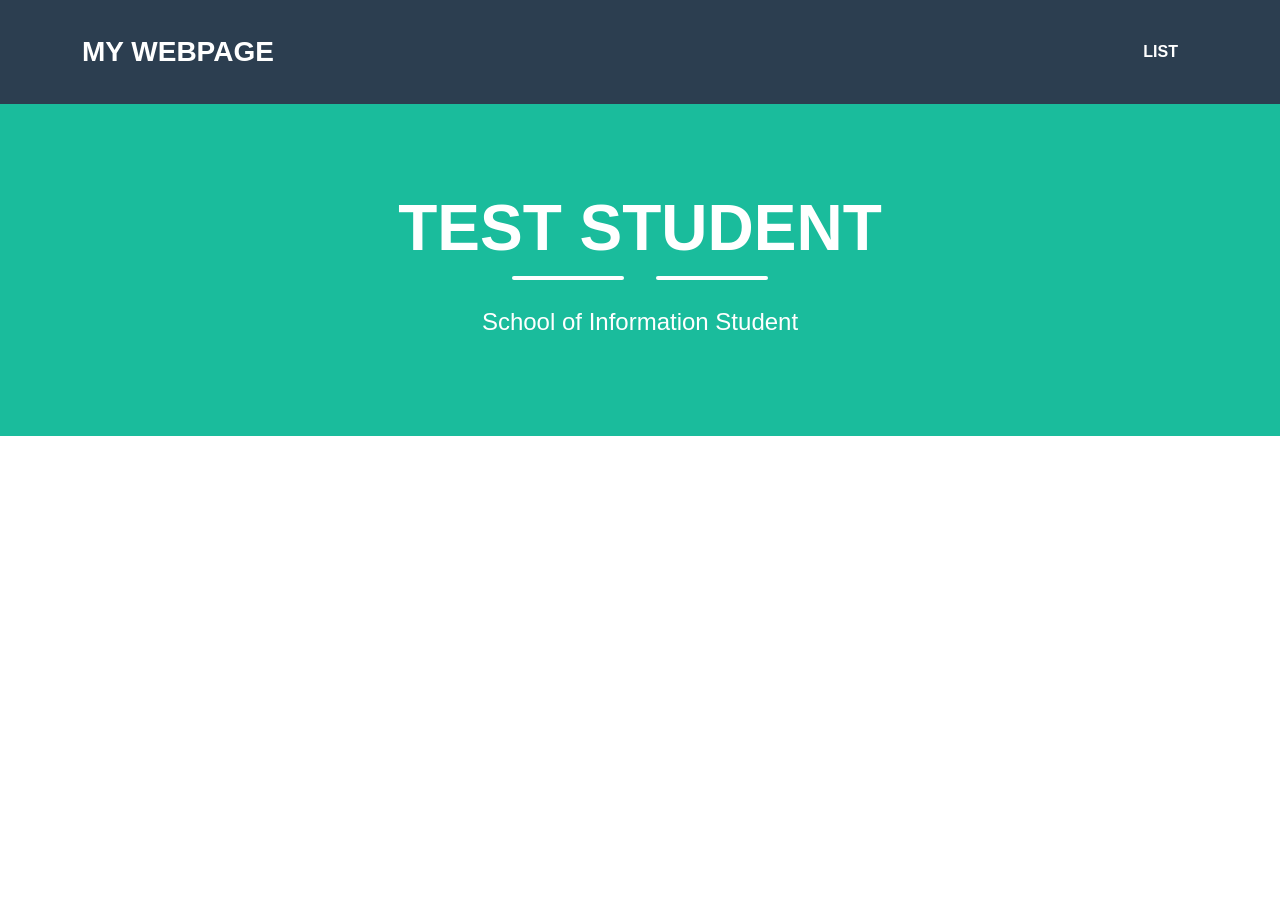
<file: WebsiteAssignmentFiles/index.html>
<!DOCTYPE HTML>  
<html>  
    <header>
        <link rel="stylesheet" href="style.css">
        <link rel="stylesheet" href="table_style.css">
        <title>My Webpage Title</title>
    </header>
    <body>  
        <!---Navigation--->
        <!--This section of code defines the navigation bar at the top of the page.  The classes used here are defined in the style.css file.-->
        <nav class="navbar navbar-expand-lg bg-secondary text-uppercase fixed-top" id="mainNav">
            <div class="container">
                <!--This code defines the "My Webpage" link in the top left corner of the navigation pane-->
                <a class="navbar-brand" href="./index.html">My Webpage</a>
                <!--This code defines the "List" link in the top right corner of the navigation pane-->
                <ul class="navbar-nav ms-auto">
                    <li class="nav-item mx-0 mx-lg-1"><a class="nav-link py-3 px-0 px-lg-3 rounded" href="./list.html">List</a></li>
                </ul>
            </div>
        </nav>
        <!--This section defines the middle section of the webpage-->
        <header class="masthead bg-primary text-white text-center">
            <div class="container d-flex align-items-center flex-column">
                
                <!-- This code is for the student name-->
                <h1 class="masthead-heading text-uppercase mb-0">Test Student</h1>
                <!--This code creates the two lines separating the student name from the subtitle-->
                <div class="divider-custom divider-light">
                    <div class="divider-custom-line"></div>
                    <div class="divider-custom-line"></div>
                </div>
                <!--This code creates the subheading underneath the line dividers-->
                <p class="masthead-subheading font-weight-light mb-0">School of Information Student</p>
            </div>
        </header>
        <section class="text-center">

            <div class="col-md-6 col-lg-4 mb-5">
                <!-- put your bio paragraph here; remember to use the correct html tags -->
                
            </div>
        </section>
    </body>

</html>
</file>
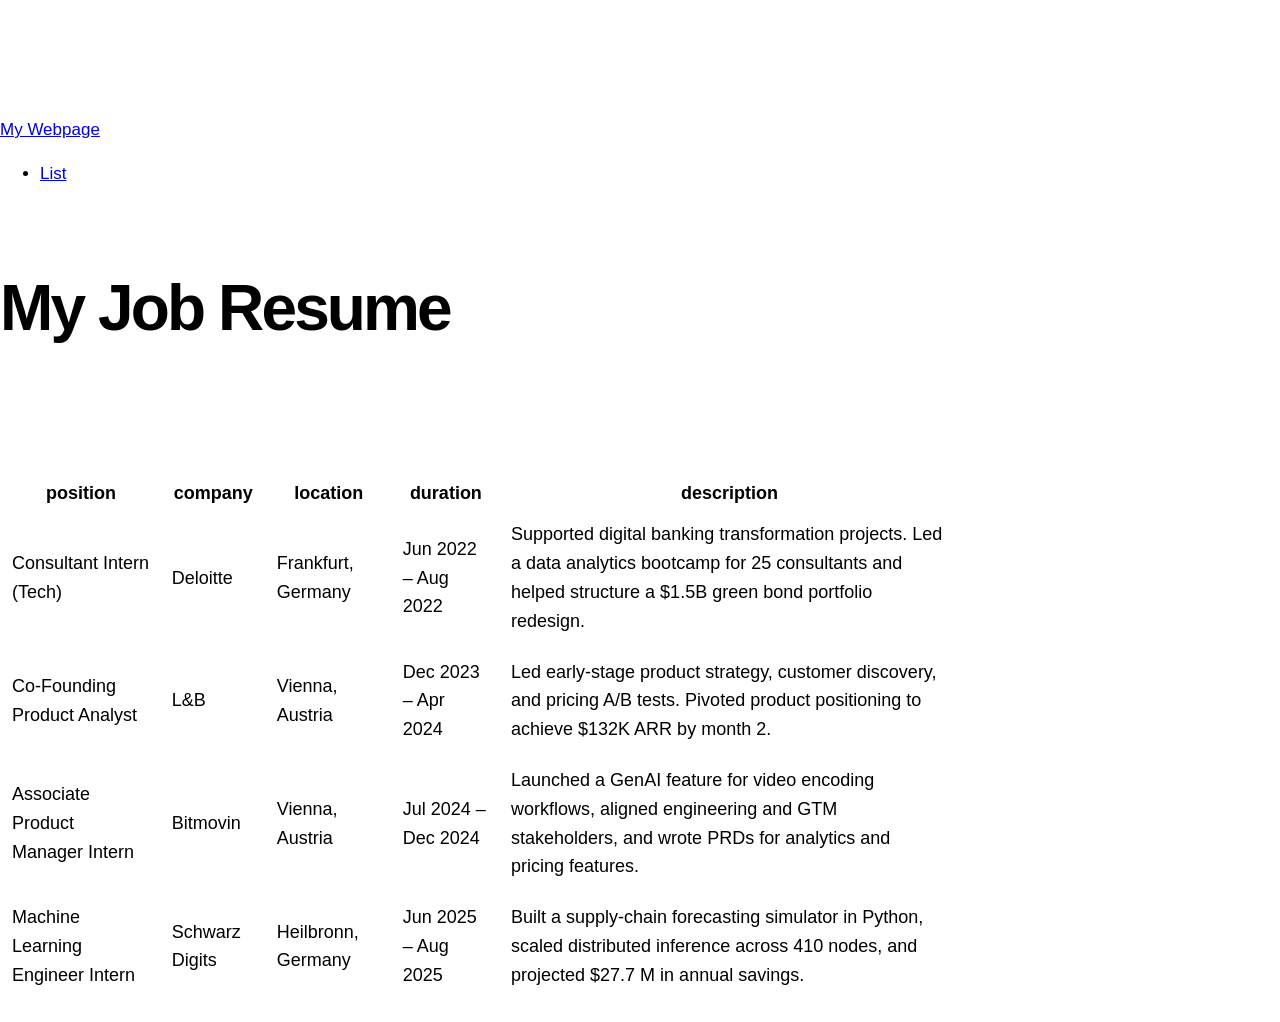
<file: list.html>
<!DOCTYPE HTML>  
<html>  
    <header>
        <link rel="stylesheet" href="style.css">
        <link rel="stylesheet" href="table_style.css">
        <title>My Webpage Title</title>
    </header>
    <body>  
        <!---Navigation--->
        <!--This section of code defines the navigation bar at the top of the page.  The classes used here are defined in the style.css file.-->
        <nav class="navbar navbar-expand-lg bg-secondary text-uppercase fixed-top" id="mainNav">
            <div class="container">
                <!--This code defines the "My Webpage" link in the top right corner of the navigation pane-->
                <a class="navbar-brand" href="./index.html">My Webpage</a>
                <!--This code defines the "List" link in the top left corner of the navigation pane-->
                <ul class="navbar-nav ms-auto">
                    <li class="nav-item mx-0 mx-lg-1"><a class="nav-link py-3 px-0 px-lg-3 rounded" href="./list.html">List</a></li>
                </ul>
            </div>
        </nav>
        <!--This code creates the middle section of the webpage-->
        <header class="masthead bg-primary text-white text-center">
            <h1>My Job Resume</h1>
        </header>
        <!--Here is where the table will be loaded in.  The actual table will be loaded in JavaScript.-->
        <section class="mt-5 text-center">
            <div id="showDataJSON"></div>
        </section>
    </body>

    <script>

        /*
        * RENDERING THE JSON TABLE
        * Get JSON data from file
        * Get headers from retrieved data
        * Set headers for table
        * Add data to table
        * Add table to DOM
        */
        fetch('./list_data.json')
            .then(response => response.json())
            .then(data => {

                /*
                This section creates the base table and finds the root json node.
                */
                var jsonTable = document.createElement("table");
                var tr = jsonTable.insertRow(-1);   
                jsonTable.style.width = "75%";
                let root;
                for (let prop in data) {
                    root = prop;
                }

                /*
                This section selects the headers for the table
                */
                let headers = Object.keys(data[root][0]);
                headers.forEach(header => {
                    var th = document.createElement("th");      
                    th.innerHTML = header;
                    tr.appendChild(th);
                })              
                /*
                This section adds the data into each row of the list
                */
                let items = Object.keys(data[root]);
                items.forEach(item => {
                    tr = jsonTable.insertRow(-1);
                    for (let key in data[root][item]) {
                       var tabCell = tr.insertCell(-1);
                       tabCell.innerHTML = data[root][item][key];
                    }
                })
                /*
                This section adds the table to the HTML
                */
                var divContainer = document.getElementById("showDataJSON");
                divContainer.innerHTML = "";
                divContainer.appendChild(jsonTable);
            });
    </script>  
</html>
</file>
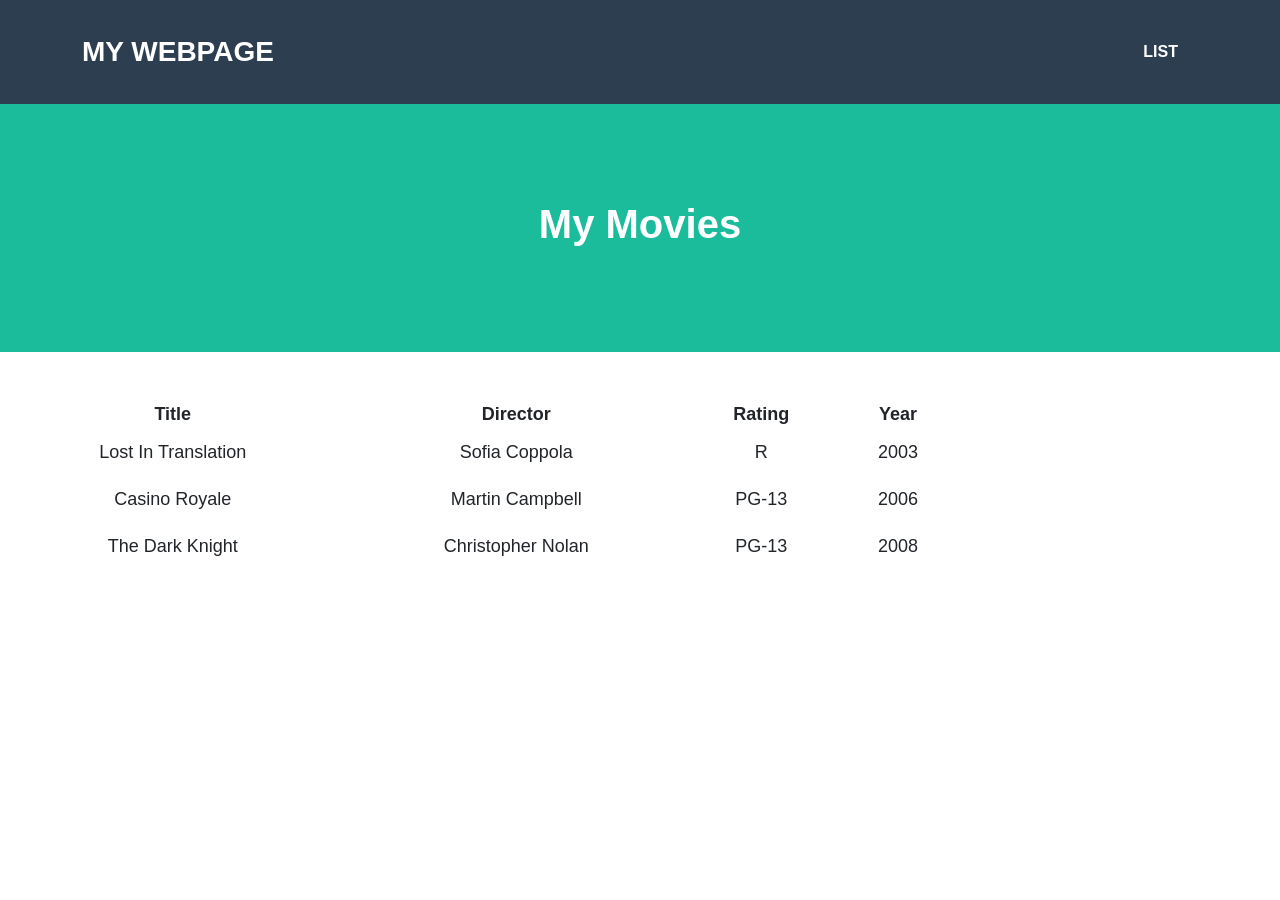
<file: WebsiteAssignmentFiles/list.html>
<!DOCTYPE HTML>  
<html>  
    <header>
        <link rel="stylesheet" href="style.css">
        <link rel="stylesheet" href="table_style.css">
        <title>My Webpage Title</title>
    </header>
    <body>  
        <!---Navigation--->
        <!--This section of code defines the navigation bar at the top of the page.  The classes used here are defined in the style.css file.-->
        <nav class="navbar navbar-expand-lg bg-secondary text-uppercase fixed-top" id="mainNav">
            <div class="container">
                <!--This code defines the "My Webpage" link in the top right corner of the navigation pane-->
                <a class="navbar-brand" href="">My Webpage</a>
                <!--This code defines the "List" link in the top left corner of the navigation pane-->
                <ul class="navbar-nav ms-auto">
                    <li class="nav-item mx-0 mx-lg-1"><a class="nav-link py-3 px-0 px-lg-3 rounded" href="./list.html">List</a></li>
                </ul>
            </div>
        </nav>
        <!--This code creates the middle section of the webpage-->
        <header class="masthead bg-primary text-white text-center">
            <h1>My Movies</h1>
        </header>
        <!--Here is where the table will be loaded in.  The actual table will be loaded in JavaScript.-->
        <section class="mt-5 text-center">
            <div id="showDataJSON"></div>
        </section>
    </body>

    <script>

        /*
        * RENDERING THE JSON TABLE
        * Get JSON data from file
        * Get headers from retrieved data
        * Set headers for table
        * Add data to table
        * Add table to DOM
        */
        fetch('./list_data.json')
            .then(response => response.json())
            .then(data => {

                /*
                This section creates the base table and finds the root json node.
                */
                var jsonTable = document.createElement("table");
                var tr = jsonTable.insertRow(-1);   
                jsonTable.style.width = "75%";
                let root;
                for (let prop in data) {
                    root = prop;
                }

                /*
                This section selects the headers for the table
                */
                let headers = Object.keys(data[root][0]);
                headers.forEach(header => {
                    var th = document.createElement("th");      
                    th.innerHTML = header;
                    tr.appendChild(th);
                })              
                /*
                This section adds the data into each row of the list
                */
                let items = Object.keys(data[root]);
                items.forEach(item => {
                    tr = jsonTable.insertRow(-1);
                    for (let key in data[root][item]) {
                       var tabCell = tr.insertCell(-1);
                       tabCell.innerHTML = data[root][item][key];
                    }
                })
                /*
                This section adds the table to the HTML
                */
                var divContainer = document.getElementById("showDataJSON");
                divContainer.innerHTML = "";
                divContainer.appendChild(jsonTable);
            });
    </script>  
</html>
</file>
<file: style.css>
:root {
  --black: #000;
  --grey-1: #f5f5f5;
  --grey-2: #ececec;
  --grey-text: #8e8e93;
  --grey-mute: #c4c4c9;
}

* { box-sizing: border-box; }

body {
  margin: 0;
  background: #fff;
  color: var(--black);
  font-family: Inter, -apple-system, "Segoe UI", "Helvetica Neue", Arial, sans-serif;
  font-size: 17px;
  line-height: 1.6;
  -webkit-font-smoothing: antialiased;
}

.wrap {
  max-width: 820px;
  margin: 0 auto;
  padding: 0 24px 90px;
}

/* header */
header { padding: 72px 0 44px; }

.mark {
  width: 46px; height: 46px;
  background: var(--black);
  border-radius: 13px;
  color: #fff;
  font-size: 15px; font-weight: 800; letter-spacing: -.02em;
  display: flex; align-items: center; justify-content: center;
  margin-bottom: 28px;
}

h1 {
  font-size: clamp(40px, 8vw, 64px);
  font-weight: 800;
  letter-spacing: -.045em;
  line-height: 1.02;
  margin: 0 0 14px;
}

.sub {
  font-size: 19px;
  color: var(--grey-text);
  margin: 0 0 30px;
  max-width: 30em;
}

/* pill chips */
.chips { display: flex; flex-wrap: wrap; gap: 8px; }

.chip {
  display: inline-block;
  padding: 9px 18px;
  border-radius: 100px;
  font-size: 14px;
  font-weight: 600;
  letter-spacing: -.01em;
  text-decoration: none;
}

.chip.on {
  background: var(--black);
  color: #fff;
}

.chip.on:hover { background: #2a2a2e; }

/* grey panels */
.panel {
  background: var(--grey-1);
  border-radius: 22px;
  padding: 10px 26px;
}

.facts .row {
  display: flex;
  justify-content: space-between;
  align-items: baseline;
  gap: 16px;
  padding: 16px 0;
  border-bottom: 1px solid var(--grey-2);
  font-size: 15px;
}

.facts .row:last-child { border-bottom: 0; }
.facts span { color: var(--grey-text); }
.facts b { font-weight: 600; letter-spacing: -.01em; text-align: right; }

/* sections */
section { padding: 76px 0 20px; }

.tag {
  font-size: 12px;
  font-weight: 700;
  letter-spacing: .1em;
  text-transform: uppercase;
  color: var(--grey-mute);
  margin: 0 0 14px;
}

h2 {
  font-size: clamp(32px, 5.5vw, 46px);
  font-weight: 800;
  letter-spacing: -.04em;
  line-height: 1.06;
  margin: 0 0 18px;
}

.lead {
  font-size: 20px;
  color: var(--grey-text);
  max-width: 32em;
  margin: 0;
}

.part { padding-top: 62px; }

.num {
  font-size: 13px;
  font-weight: 700;
  color: var(--grey-mute);
  margin: 0 0 6px;
  font-variant-numeric: tabular-nums;
}

h3 {
  font-size: 26px;
  font-weight: 700;
  letter-spacing: -.03em;
  margin: 0 0 22px;
}

p { margin: 0 0 16px; max-width: 40em; }

/* figures */
figure { margin: 0; }

img {
  display: block;
  width: 100%;
  height: auto;
  border-radius: 16px;
  background: var(--grey-1);
}

figcaption {
  font-size: 14px;
  line-height: 1.5;
  color: var(--grey-text);
  margin-top: 12px;
}

figcaption b { color: var(--black); font-weight: 600; }

.two {
  display: grid;
  grid-template-columns: 1fr 1fr;
  gap: 16px;
  margin-bottom: 30px;
}

/* portrait pair: same crop on both so the captions line up */
.two.portrait { max-width: 560px; }
.two.portrait img { aspect-ratio: 3 / 4; object-fit: cover; }

.hero { max-width: 340px; margin-bottom: 26px; }

.strip {
  display: grid;
  grid-template-columns: repeat(6, 1fr);
  gap: 10px;
  margin-bottom: 30px;
}

.strip img { border-radius: 10px; }

.strip figcaption {
  font-size: 12px;
  font-weight: 600;
  color: var(--grey-mute);
  margin-top: 8px;
  font-variant-numeric: tabular-nums;
}

/* footer */
footer {
  margin-top: 80px;
  padding-top: 26px;
  border-top: 1px solid var(--grey-2);
  font-size: 14px;
  color: var(--grey-text);
}

@media (max-width: 640px) {
  body { font-size: 16px; }
  .wrap { padding: 0 20px 70px; }
  header { padding: 48px 0 36px; }
  .two { grid-template-columns: 1fr; }
  .strip { grid-template-columns: repeat(3, 1fr); }
  section { padding-top: 56px; }
  .part { padding-top: 48px; }
}
</file>
<file: WebsiteAssignmentFiles/table_style.css>
table {
  width: 75%;
  font-size: large;
}

td {
  padding: 10px;
}
</file>
<file: table_style.css>
table {
  width: 75%;
  font-size: large;
}

td {
  padding: 10px;
}
</file>
